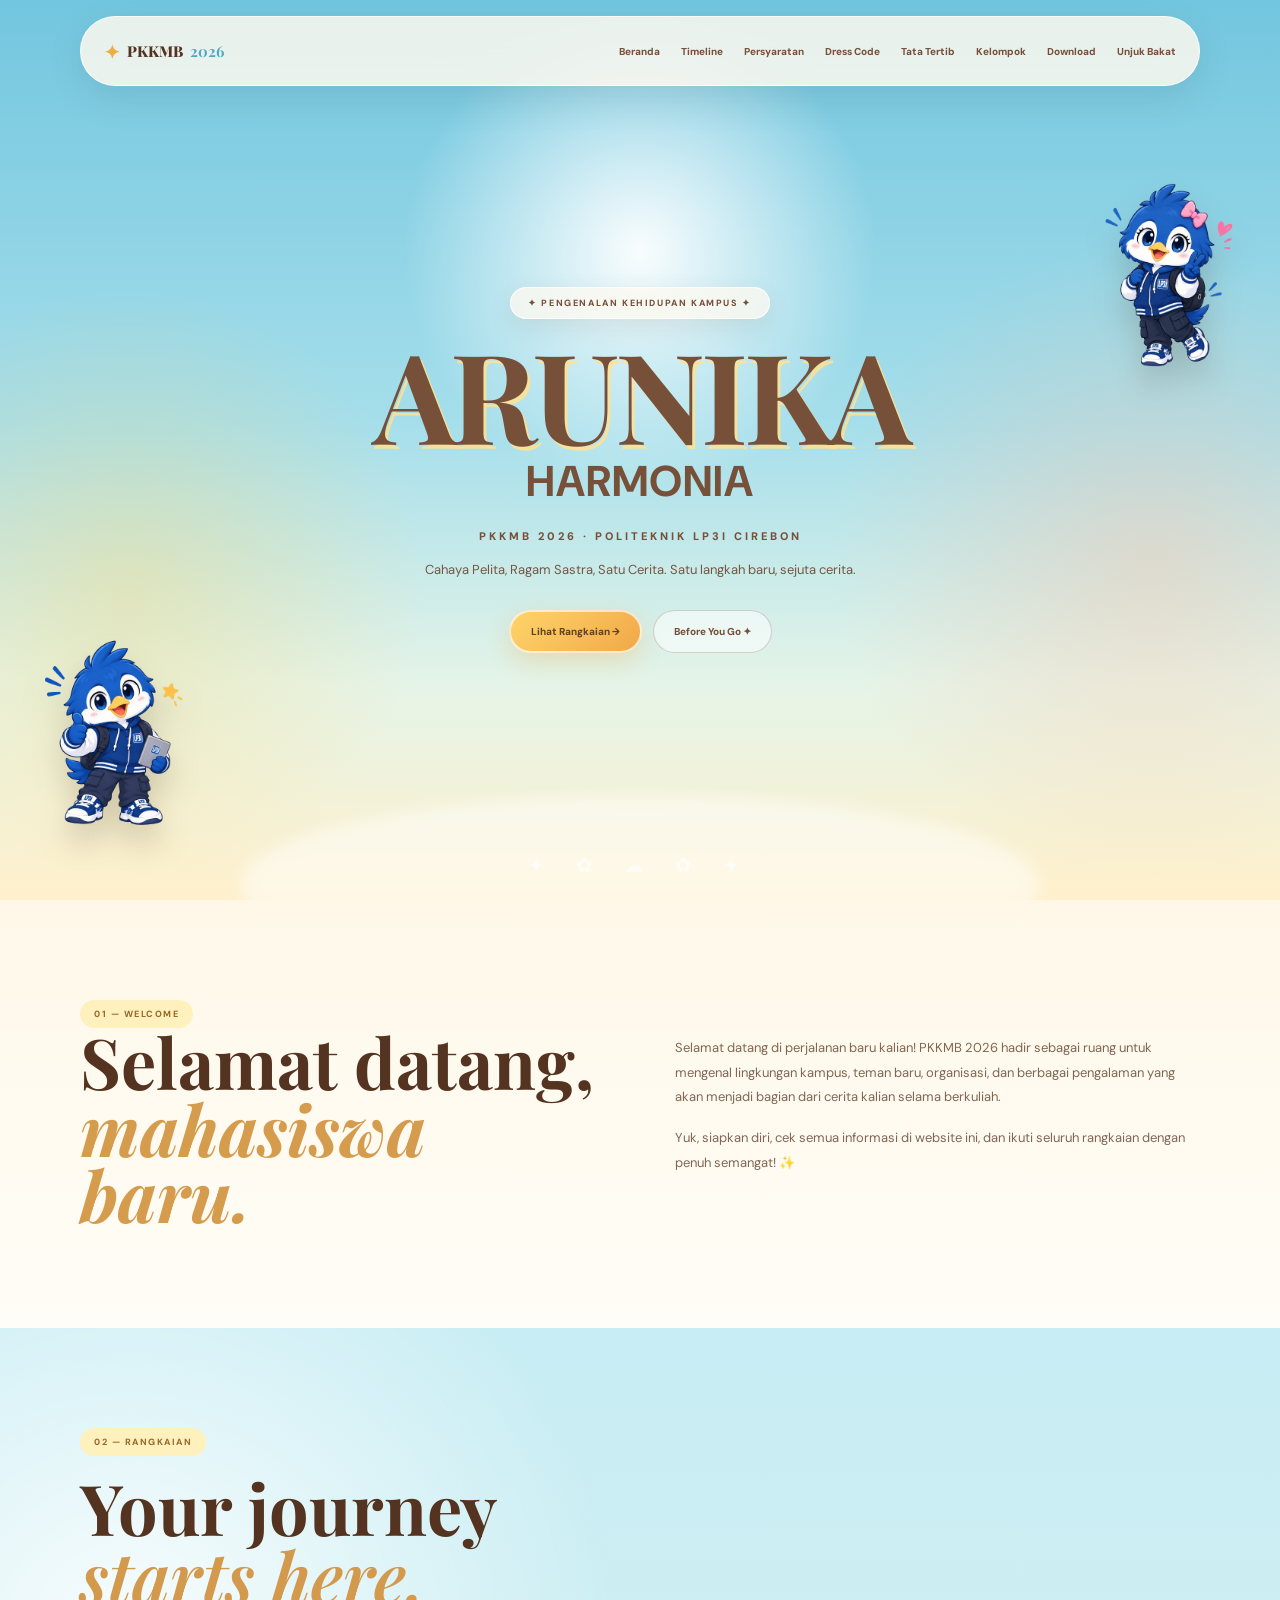
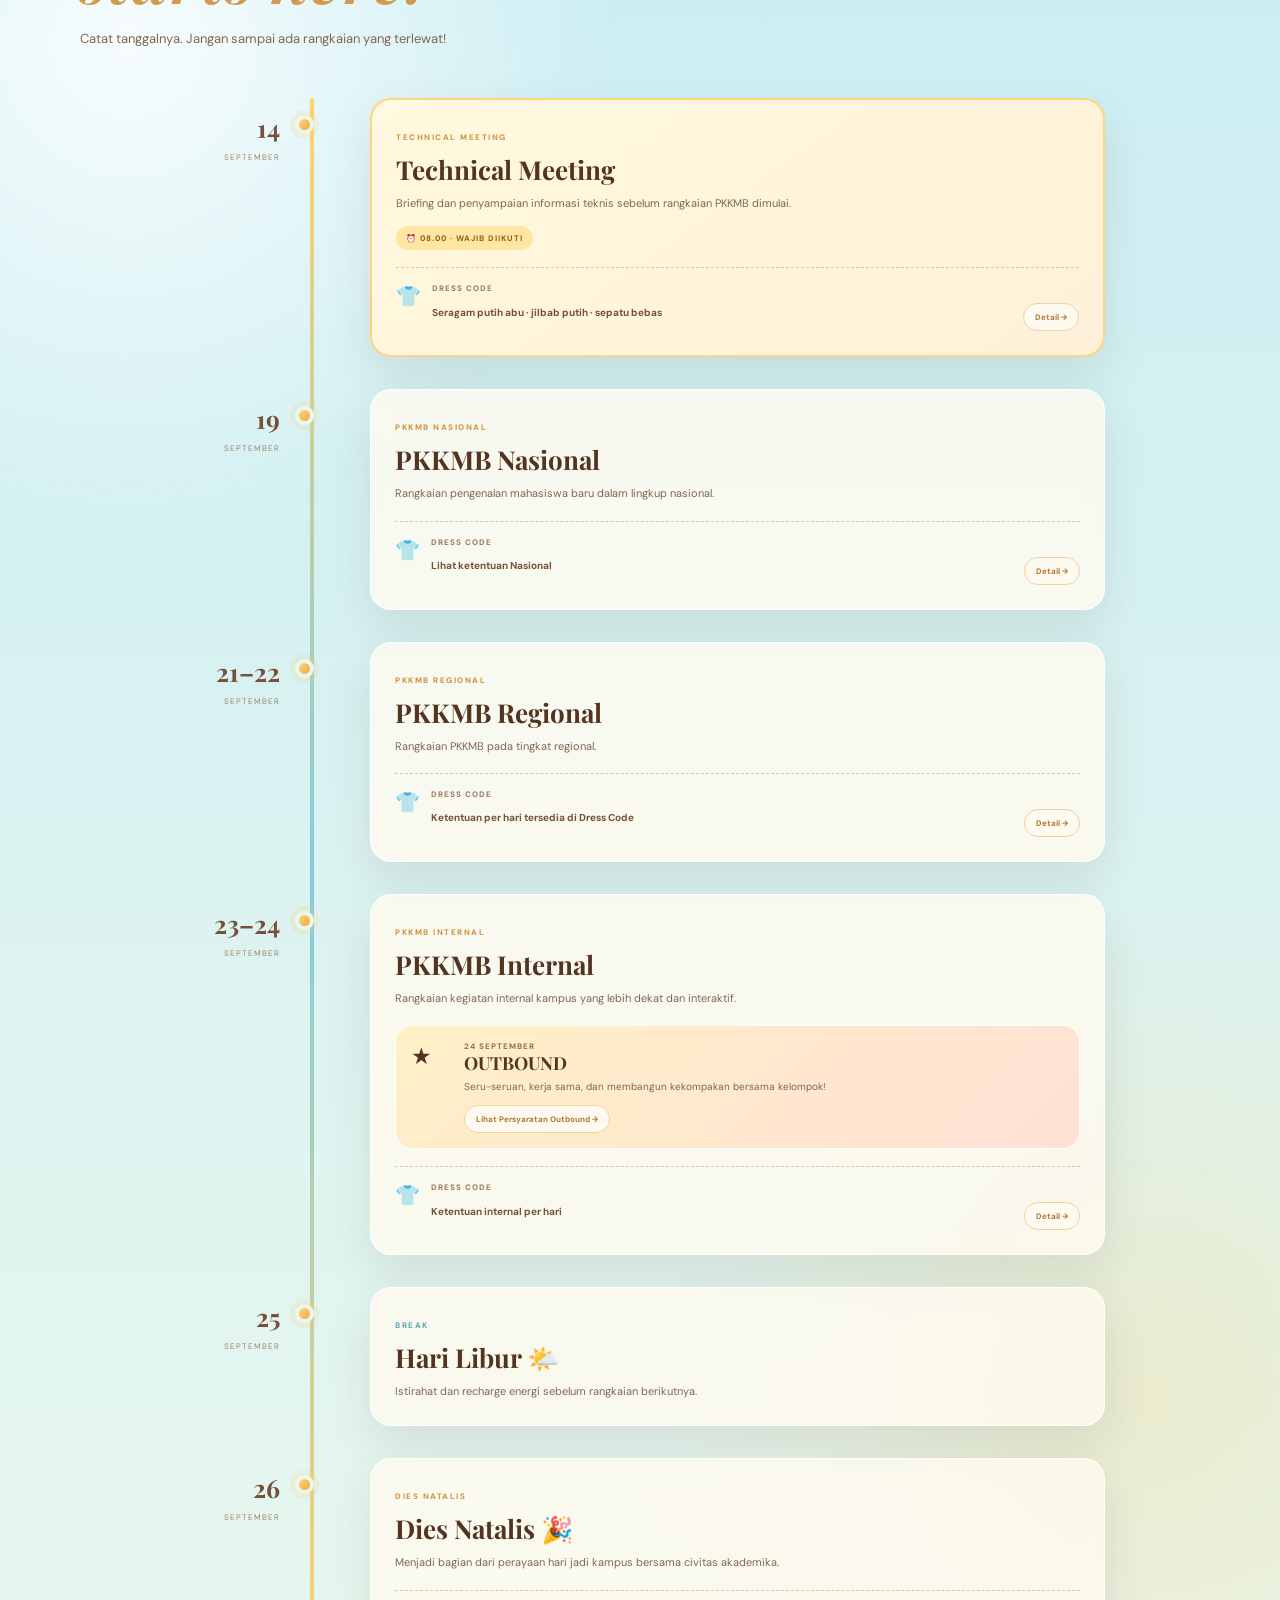
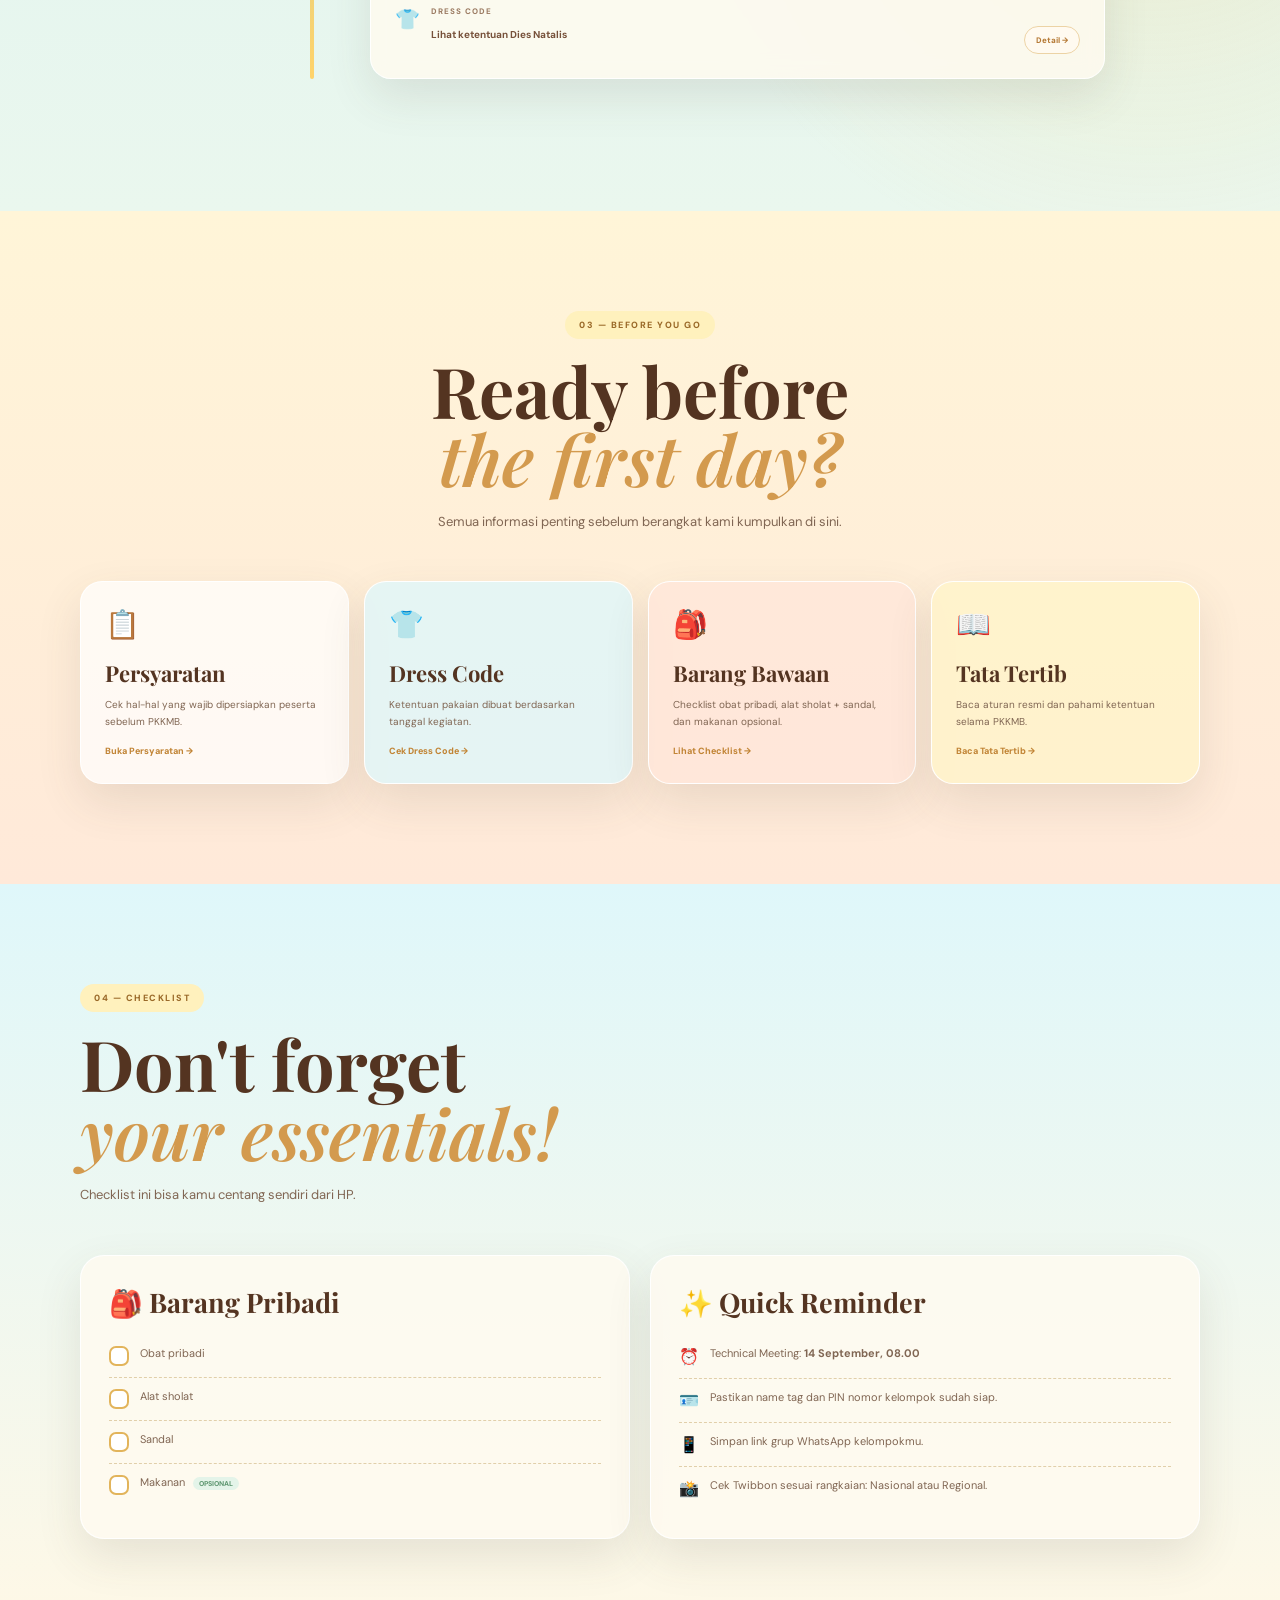
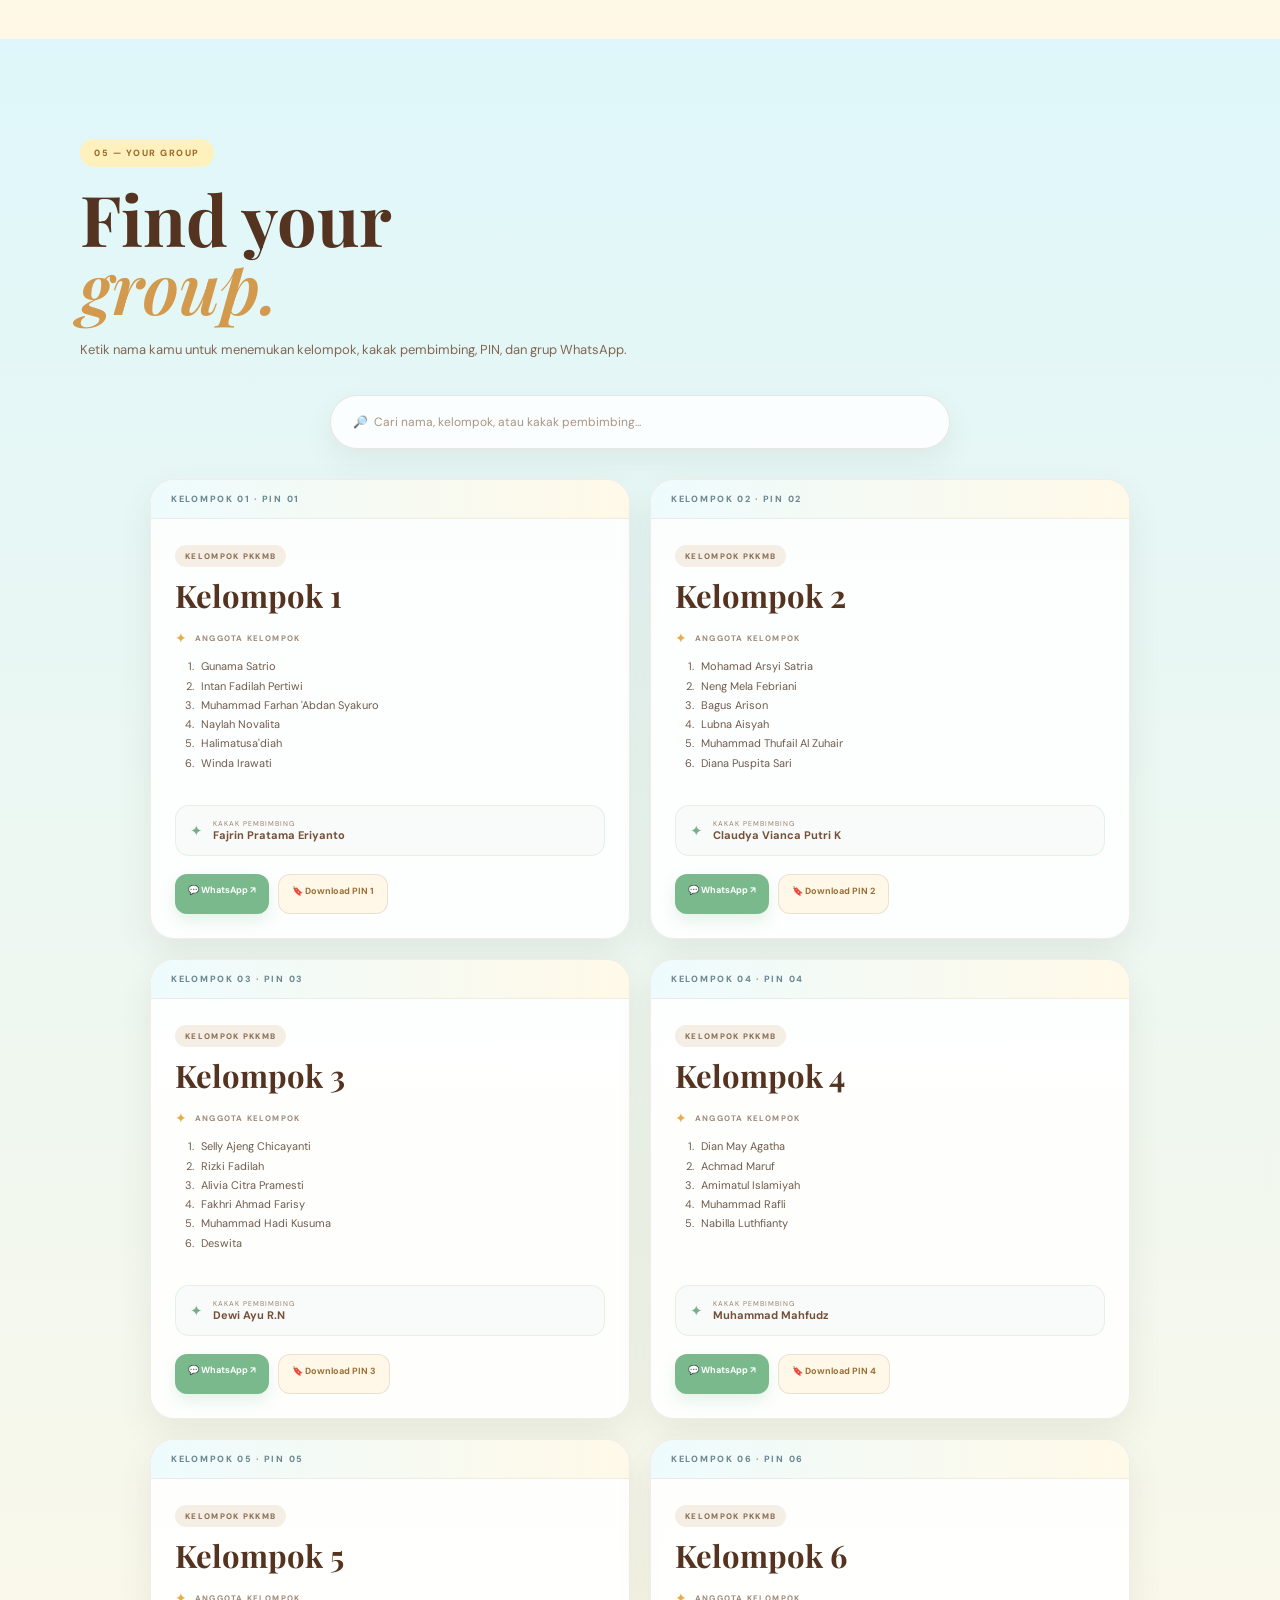
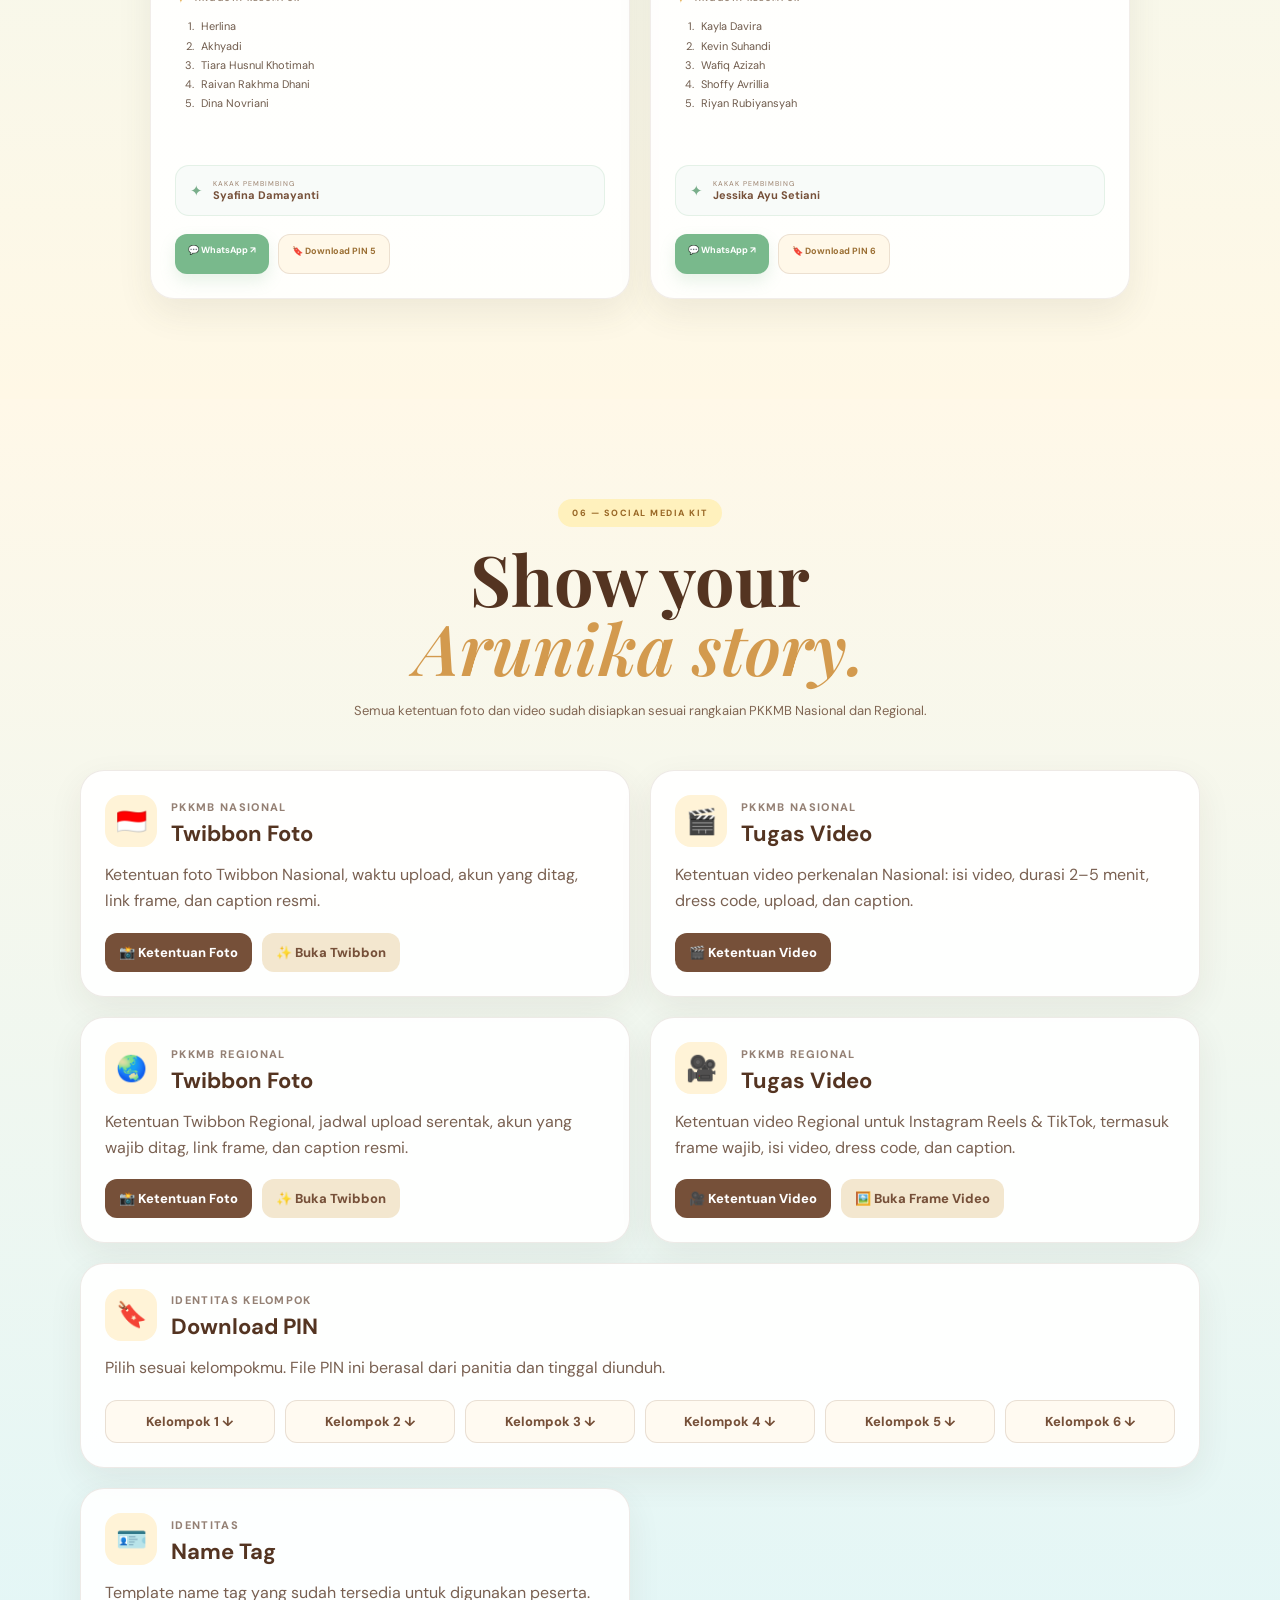
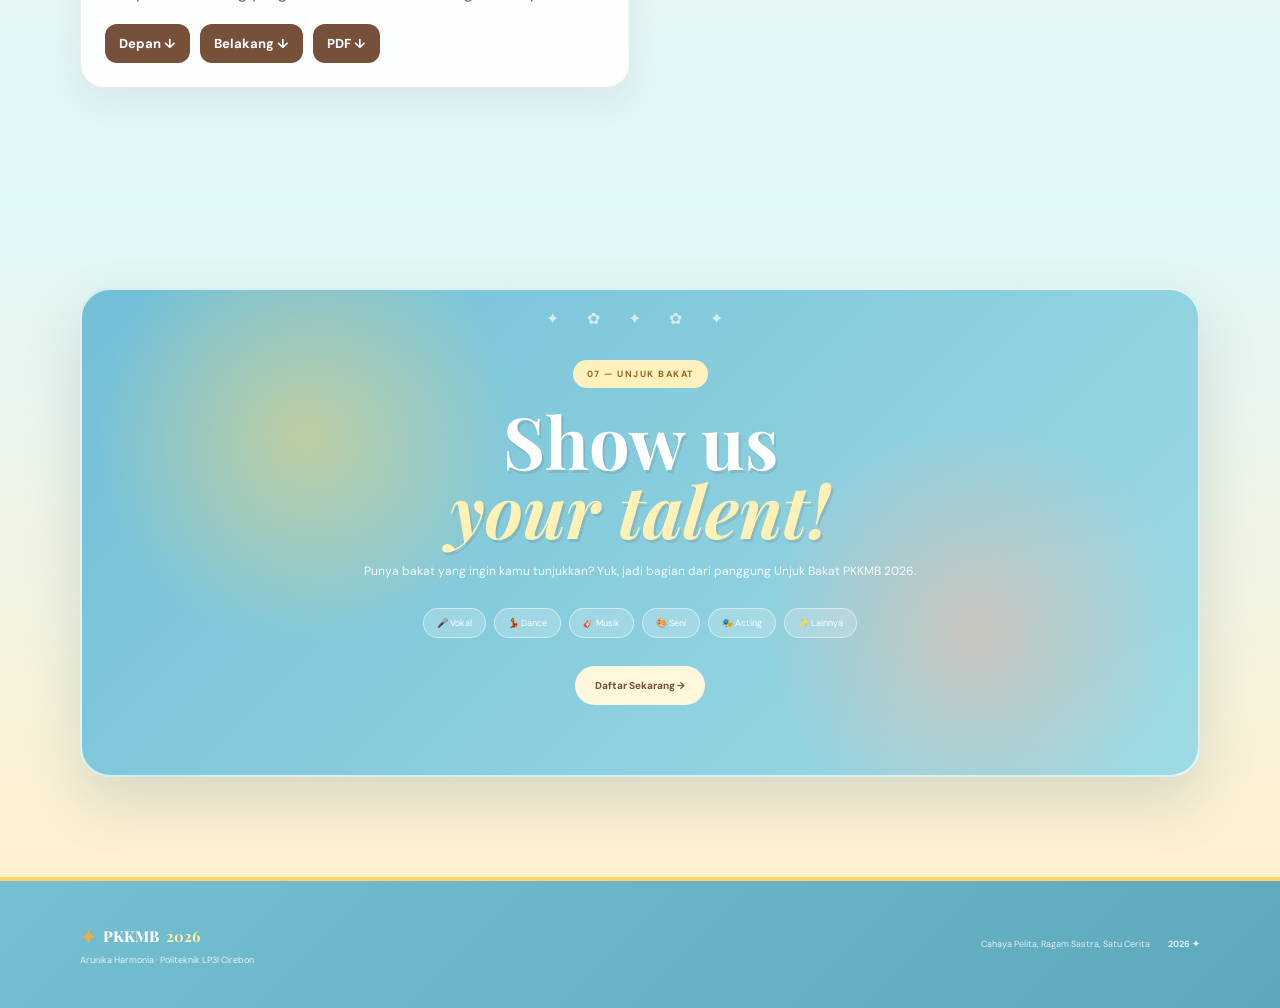
<file: index.html>
<!DOCTYPE html>
<html lang="id">
<head>
<meta charset="UTF-8">
<meta name="viewport" content="width=device-width, initial-scale=1.0">
<title>PKKMB 2026 | Arunika Harmonia</title>
<link rel="stylesheet" href="style.css">
</head>
<body>
<header class="navbar">
  <div class="nav-container">
    <a href="#home" class="logo"><span class="logo-symbol">✦</span> PKKMB <b>2026</b></a>
    <button class="menu-toggle" id="menuToggle" aria-label="Buka menu">☰</button>
    <nav id="navMenu">
      <a href="index.html#home" target="_blank">Beranda</a>
      <a href="index.html#timeline" target="_blank">Timeline</a>
      <a href="persyaratan.html" target="_blank">Persyaratan</a>
      <a href="dc.html" target="_blank">Dress Code</a>
      <a href="tata-tertib.html" target="_blank">Tata Tertib</a>
      <a href="index.html#kelompok" target="_blank">Kelompok</a>
      <a href="index.html#perlengkapan" target="_blank">Download</a>
      <a href="index.html#unjuk-bakat" target="_blank">Unjuk Bakat</a>
    </nav>
  </div>
</header>

<section class="hero" id="home">
  <img src="maskot1.png" class="floating-mascot mascot-left" alt="Maskot PKKMB kiri">
  <img src="maskot2.png" class="floating-mascot mascot-right" alt="Maskot PKKMB kanan">
  <div class="hero-content">
    <span class="eyebrow">✦ PENGENALAN KEHIDUPAN KAMPUS ✦</span>
    <h1>ARUNIKA<br><span>HARMONIA</span></h1>
    <p class="hero-subtitle">PKKMB 2026 · POLITEKNIK LP3I CIREBON</p>
    <p class="hero-description">Cahaya Pelita, Ragam Sastra, Satu Cerita. Satu langkah baru, sejuta cerita.</p>
    <div class="hero-buttons">
      <a href="#timeline" class="btn btn-primary">Lihat Rangkaian →</a>
      <a href="#persiapan" class="btn btn-outline">Before You Go ✦</a>
    </div>
  </div>
</section>

<section class="intro section">
  <div class="container intro-grid">
    <div>
      <span class="section-label">01 — WELCOME</span>
      <h2>Selamat datang,<br><em>mahasiswa baru.</em></h2>
    </div>
    <div class="intro-text">
      <p>Selamat datang di perjalanan baru kalian! PKKMB 2026 hadir sebagai ruang untuk mengenal lingkungan kampus, teman baru, organisasi, dan berbagai pengalaman yang akan menjadi bagian dari cerita kalian selama berkuliah.</p>
      <p>Yuk, siapkan diri, cek semua informasi di website ini, dan ikuti seluruh rangkaian dengan penuh semangat! ✨</p>
    </div>
  </div>
</section>

<section class="timeline-section section" id="timeline">
  <div class="container">
    <div class="section-heading">
      <span class="section-label">02 — RANGKAIAN</span>
      <h2>Your journey<br><em>starts here.</em></h2>
      <p>Catat tanggalnya. Jangan sampai ada rangkaian yang terlewat!</p>
    </div>
    <div class="timeline">
      <article class="timeline-item important">
        <div class="timeline-date"><strong>14</strong><span>SEPTEMBER</span></div><div class="timeline-dot"></div>
        <div class="timeline-card">
          <span class="timeline-tag">TECHNICAL MEETING</span><h3>Technical Meeting</h3>
          <p>Briefing dan penyampaian informasi teknis sebelum rangkaian PKKMB dimulai.</p>
          <span class="important-badge">⏰ 08.00 · WAJIB DIIKUTI</span>
          <div class="dress-code"><span>👕</span><div class="dress-code-content"><small>DRESS CODE</small><div class="dress-code-row"><b>Seragam putih abu · jilbab putih · sepatu bebas</b><a href="dc.html#dc14" class="dc-detail-btn" target="_blank">Detail →</a></div></div></div>
        </div>
      </article>

      <article class="timeline-item">
        <div class="timeline-date"><strong>19</strong><span>SEPTEMBER</span></div><div class="timeline-dot"></div>
        <div class="timeline-card"><span class="timeline-tag">PKKMB NASIONAL</span><h3>PKKMB Nasional</h3><p>Rangkaian pengenalan mahasiswa baru dalam lingkup nasional.</p><div class="dress-code"><span>👕</span><div class="dress-code-content"><small>DRESS CODE</small><div class="dress-code-row"><b>Lihat ketentuan Nasional</b><a href="dc.html#dc19" class="dc-detail-btn" target="_blank">Detail →</a></div></div></div></div>
      </article>

      <article class="timeline-item">
        <div class="timeline-date"><strong>21–22</strong><span>SEPTEMBER</span></div><div class="timeline-dot"></div>
        <div class="timeline-card"><span class="timeline-tag">PKKMB REGIONAL</span><h3>PKKMB Regional</h3><p>Rangkaian PKKMB pada tingkat regional.</p><div class="dress-code"><span>👕</span><div class="dress-code-content"><small>DRESS CODE</small><div class="dress-code-row"><b>Ketentuan per hari tersedia di Dress Code</b><a href="dc.html#dc21" class="dc-detail-btn" target="_blank">Detail →</a></div></div></div></div>
      </article>

      <article class="timeline-item">
        <div class="timeline-date"><strong>23–24</strong><span>SEPTEMBER</span></div><div class="timeline-dot"></div>
        <div class="timeline-card"><span class="timeline-tag">PKKMB INTERNAL</span><h3>PKKMB Internal</h3><p>Rangkaian kegiatan internal kampus yang lebih dekat dan interaktif.</p>
          <div class="highlight-box"><span class="highlight-icon">★</span><div><small>24 SEPTEMBER</small><b>OUTBOUND</b><p>Seru-seruan, kerja sama, dan membangun kekompakan bersama kelompok!</p><a href="syarat_outbound.html" class="detail-button" target="_blank">Lihat Persyaratan Outbound →</a></div></div>
          <div class="dress-code"><span>👕</span><div class="dress-code-content"><small>DRESS CODE</small><div class="dress-code-row"><b>Ketentuan internal per hari</b><a href="dc.html#dc23" class="dc-detail-btn" target="_blank">Detail →</a></div></div></div>
        </div>
      </article>

      <article class="timeline-item">
        <div class="timeline-date"><strong>25</strong><span>SEPTEMBER</span></div><div class="timeline-dot"></div>
        <div class="timeline-card holiday"><span class="timeline-tag">BREAK</span><h3>Hari Libur 🌤️</h3><p>Istirahat dan recharge energi sebelum rangkaian berikutnya.</p></div>
      </article>

      <article class="timeline-item">
        <div class="timeline-date"><strong>26</strong><span>SEPTEMBER</span></div><div class="timeline-dot"></div>
        <div class="timeline-card"><span class="timeline-tag">DIES NATALIS</span><h3>Dies Natalis 🎉</h3><p>Menjadi bagian dari perayaan hari jadi kampus bersama civitas akademika.</p><div class="dress-code"><span>👕</span><div class="dress-code-content"><small>DRESS CODE</small><div class="dress-code-row"><b>Lihat ketentuan Dies Natalis</b><a href="dc.html#dc26" class="dc-detail-btn" target="_blank">Detail →</a></div></div></div></div>
      </article>
    </div>
  </div>
</section>

<section class="info-section section" id="persiapan">
  <div class="container">
    <div class="section-heading center"><span class="section-label">03 — BEFORE YOU GO</span><h2>Ready before<br><em>the first day?</em></h2><p>Semua informasi penting sebelum berangkat kami kumpulkan di sini.</p></div>
    <div class="info-grid">
      <div class="info-card"><div class="info-icon">📋</div><h3>Persyaratan</h3><p>Cek hal-hal yang wajib dipersiapkan peserta sebelum PKKMB.</p><a href="persyaratan.html" target="_blank">Buka Persyaratan →</a></div>
      <div class="info-card"><div class="info-icon">👕</div><h3>Dress Code</h3><p>Ketentuan pakaian dibuat berdasarkan tanggal kegiatan.</p><a href="dc.html" target="_blank">Cek Dress Code →</a></div>
      <div class="info-card"><div class="info-icon">🎒</div><h3>Barang Bawaan</h3><p>Checklist obat pribadi, alat sholat + sandal, dan makanan opsional.</p><a href="#checklist">Lihat Checklist →</a></div>
      <div class="info-card"><div class="info-icon">📖</div><h3>Tata Tertib</h3><p>Baca aturan resmi dan pahami ketentuan selama PKKMB.</p><a href="tata-tertib.html" target="_blank">Baca Tata Tertib →</a></div>
    </div>
  </div>
</section>

<section class="checklist section" id="checklist">
  <div class="container">
    <div class="section-heading"><span class="section-label">04 — CHECKLIST</span><h2>Don't forget<br><em>your essentials!</em></h2><p>Checklist ini bisa kamu centang sendiri dari HP.</p></div>
    <div class="check-grid">
      <div class="check-card"><h3>🎒 Barang Pribadi</h3>
        <div class="check-item"><input type="checkbox" id="c1"><label for="c1">Obat pribadi</label></div>
        <div class="check-item"><input type="checkbox" id="c2"><label for="c2">Alat sholat</label></div>
        <div class="check-item"><input type="checkbox" id="c3"><label for="c3">Sandal</label></div>
        <div class="check-item"><input type="checkbox" id="c4"><label for="c4">Makanan <span class="optional">OPSIONAL</span></label></div>
      </div>
      <div class="check-card"><h3>✨ Quick Reminder</h3>
        <div class="check-item"><span>⏰</span><label>Technical Meeting: <b>14 September, 08.00</b></label></div>
        <div class="check-item"><span>🪪</span><label>Pastikan name tag dan PIN nomor kelompok sudah siap.</label></div>
        <div class="check-item"><span>📱</span><label>Simpan link grup WhatsApp kelompokmu.</label></div>
        <div class="check-item"><span>📸</span><label>Cek Twibbon sesuai rangkaian: Nasional atau Regional.</label></div>
      </div>
    </div>
  </div>
</section>

<section class="groups section" id="kelompok">
  <div class="container">
    <div class="section-heading"><span class="section-label">05 — YOUR GROUP</span><h2>Find your<br><em>group.</em></h2><p>Ketik nama kamu untuk menemukan kelompok, kakak pembimbing, PIN, dan grup WhatsApp.</p></div>
    <div class="group-search"><input type="search" id="groupSearch" placeholder="🔎  Cari nama, kelompok, atau kakak pembimbing..."></div>
    <div class="groups-grid" id="groupsContainer">
      <article class="group-card"><div class="group-number">KELOMPOK 01 · PIN 01</div><div class="group-content"><span class="group-label">KELOMPOK PKKMB</span><h3>Kelompok 1</h3><div class="member-title"><span>✦</span><small>ANGGOTA KELOMPOK</small></div><ol class="member-list"><li>Gunama Satrio</li><li>Intan Fadilah Pertiwi</li><li>Muhammad Farhan 'Abdan Syakuro</li><li>Naylah Novalita</li><li>Halimatusa'diah</li><li>Winda Irawati</li></ol><div class="mentor"><span>✦</span><div><small>KAKAK PEMBIMBING</small><b>Fajrin Pratama Eriyanto</b></div></div><div class="group-actions"><a href="https://chat.whatsapp.com/INUr1VbMHmkLGIMWLImqqX" target="_blank" rel="noopener" class="whatsapp-btn">💬 WhatsApp ↗</a><a href="PIN_Kelompok_01.png" download class="pin-btn">🔖 Download PIN 1</a></div></div></article>
      <article class="group-card"><div class="group-number">KELOMPOK 02 · PIN 02</div><div class="group-content"><span class="group-label">KELOMPOK PKKMB</span><h3>Kelompok 2</h3><div class="member-title"><span>✦</span><small>ANGGOTA KELOMPOK</small></div><ol class="member-list"><li>Mohamad Arsyi Satria</li><li>Neng Mela Febriani</li><li>Bagus Arison</li><li>Lubna Aisyah</li><li>Muhammad Thufail Al Zuhair</li><li>Diana Puspita Sari</li></ol><div class="mentor"><span>✦</span><div><small>KAKAK PEMBIMBING</small><b>Claudya Vianca Putri K</b></div></div><div class="group-actions"><a href="https://chat.whatsapp.com/IEuEF6lXf7VEHA0LaqqHdN" target="_blank" rel="noopener" class="whatsapp-btn">💬 WhatsApp ↗</a><a href="PIN_Kelompok_02.png" download class="pin-btn">🔖 Download PIN 2</a></div></div></article>
      <article class="group-card"><div class="group-number">KELOMPOK 03 · PIN 03</div><div class="group-content"><span class="group-label">KELOMPOK PKKMB</span><h3>Kelompok 3</h3><div class="member-title"><span>✦</span><small>ANGGOTA KELOMPOK</small></div><ol class="member-list"><li>Selly Ajeng Chicayanti</li><li>Rizki Fadilah</li><li>Alivia Citra Pramesti</li><li>Fakhri Ahmad Farisy</li><li>Muhammad Hadi Kusuma</li><li>Deswita</li></ol><div class="mentor"><span>✦</span><div><small>KAKAK PEMBIMBING</small><b>Dewi Ayu R.N</b></div></div><div class="group-actions"><a href="https://chat.whatsapp.com/I6w7pG9zPowJgz5HK6HiZV" target="_blank" rel="noopener" class="whatsapp-btn">💬 WhatsApp ↗</a><a href="PIN_Kelompok_03.png" download class="pin-btn">🔖 Download PIN 3</a></div></div></article>
      <article class="group-card"><div class="group-number">KELOMPOK 04 · PIN 04</div><div class="group-content"><span class="group-label">KELOMPOK PKKMB</span><h3>Kelompok 4</h3><div class="member-title"><span>✦</span><small>ANGGOTA KELOMPOK</small></div><ol class="member-list"><li>Dian May Agatha</li><li>Achmad Maruf</li><li>Amimatul Islamiyah</li><li>Muhammad Rafli</li><li>Nabilla Luthfianty</li></ol><div class="mentor"><span>✦</span><div><small>KAKAK PEMBIMBING</small><b>Muhammad Mahfudz</b></div></div><div class="group-actions"><a href="https://chat.whatsapp.com/L1jFDzzF0x9IstH6MWgBWW" target="_blank" rel="noopener" class="whatsapp-btn">💬 WhatsApp ↗</a><a href="PIN_Kelompok_04.png" download class="pin-btn">🔖 Download PIN 4</a></div></div></article>
      <article class="group-card"><div class="group-number">KELOMPOK 05 · PIN 05</div><div class="group-content"><span class="group-label">KELOMPOK PKKMB</span><h3>Kelompok 5</h3><div class="member-title"><span>✦</span><small>ANGGOTA KELOMPOK</small></div><ol class="member-list"><li>Herlina</li><li>Akhyadi</li><li>Tiara Husnul Khotimah</li><li>Raivan Rakhma Dhani</li><li>Dina Novriani</li></ol><div class="mentor"><span>✦</span><div><small>KAKAK PEMBIMBING</small><b>Syafina Damayanti</b></div></div><div class="group-actions"><a href="https://chat.whatsapp.com/JTOVabsOFlb4sUT7fXEFko" target="_blank" rel="noopener" class="whatsapp-btn">💬 WhatsApp ↗</a><a href="PIN_Kelompok_05.png" download class="pin-btn">🔖 Download PIN 5</a></div></div></article>
      <article class="group-card"><div class="group-number">KELOMPOK 06 · PIN 06</div><div class="group-content"><span class="group-label">KELOMPOK PKKMB</span><h3>Kelompok 6</h3><div class="member-title"><span>✦</span><small>ANGGOTA KELOMPOK</small></div><ol class="member-list"><li>Kayla Davira</li><li>Kevin Suhandi</li><li>Wafiq Azizah</li><li>Shoffy Avrillia</li><li>Riyan Rubiyansyah</li></ol><div class="mentor"><span>✦</span><div><small>KAKAK PEMBIMBING</small><b>Jessika Ayu Setiani</b></div></div><div class="group-actions"><a href="https://chat.whatsapp.com/GhuLH3VPoVC1lyWkYAM2JM" target="_blank" rel="noopener" class="whatsapp-btn">💬 WhatsApp ↗</a><a href="PIN_Kelompok_06.png" download class="pin-btn">🔖 Download PIN 6</a></div></div></article>
    </div>
    <div class="group-empty" id="groupEmpty">Belum menemukan kelompoknya. Coba cek kembali nama yang diketik. ✨</div>
  </div>
</section>

<section class="downloads section" id="perlengkapan">
  <div class="container">
    <div class="section-heading center">
      <span class="section-label">06 — SOCIAL MEDIA KIT</span>
      <h2>Show your<br><em>Arunika story.</em></h2>
      <p>Semua ketentuan foto dan video sudah disiapkan sesuai rangkaian PKKMB Nasional dan Regional.</p>
    </div>

    <div class="media-guide-grid">
      <article class="media-guide-card national-guide">
        <div class="media-guide-top"><span class="media-guide-icon">🇮🇩</span><div><span>PKKMB NASIONAL</span><h3>Twibbon Foto</h3></div></div>
        <p>Ketentuan foto Twibbon Nasional, waktu upload, akun yang ditag, link frame, dan caption resmi.</p>
        <div class="media-actions"><a href="KETENTUAN-_NASIONAL.pdf#page=1" target="_blank" class="download-btn">📸 Ketentuan Foto</a><a href="https://twb.nz/pkkmbpolteklp3i" target="_blank" rel="noopener" class="copy-btn">✨ Buka Twibbon</a></div>
      </article>

      <article class="media-guide-card national-guide">
        <div class="media-guide-top"><span class="media-guide-icon">🎬</span><div><span>PKKMB NASIONAL</span><h3>Tugas Video</h3></div></div>
        <p>Ketentuan video perkenalan Nasional: isi video, durasi 2–5 menit, dress code, upload, dan caption.</p>
        <div class="media-actions"><a href="KETENTUAN-_NASIONAL.pdf#page=2" target="_blank" class="download-btn">🎬 Ketentuan Video</a></div>
      </article>

      <article class="media-guide-card regional-guide">
        <div class="media-guide-top"><span class="media-guide-icon">🌏</span><div><span>PKKMB REGIONAL</span><h3>Twibbon Foto</h3></div></div>
        <p>Ketentuan Twibbon Regional, jadwal upload serentak, akun yang wajib ditag, link frame, dan caption resmi.</p>
        <div class="media-actions"><a href="KETENTUAN-_REGIONAL.pdf#page=1" target="_blank" class="download-btn">
    📸 Ketentuan Foto
</a><a href="https://twb.nz/twibbonpkkmbpolitekniklp3i" target="_blank" rel="noopener" class="copy-btn">✨ Buka Twibbon</a></div>
      </article>

      <article class="media-guide-card regional-guide">
        <div class="media-guide-top"><span class="media-guide-icon">🎥</span><div><span>PKKMB REGIONAL</span><h3>Tugas Video</h3></div></div>
        <p>Ketentuan video Regional untuk Instagram Reels & TikTok, termasuk frame wajib, isi video, dress code, dan caption.</p>
        <div class="media-actions"><a href="KETENTUAN-_REGIONAL.pdf#page=2" target="_blank" class="download-btn">
    🎥 Ketentuan Video
</a><a href="https://drive.google.com/file/d/1rMT6rZTkWRxtsR6GFyiocs8VKKZx78ZJ/view?usp=drivesdk" target="_blank" rel="noopener" class="copy-btn">🖼️ Buka Frame Video</a></div>
      </article>

      <article class="media-guide-card pin-guide">
        <div class="media-guide-top"><span class="media-guide-icon">🔖</span><div><span>IDENTITAS KELOMPOK</span><h3>Download PIN</h3></div></div>
        <p>Pilih sesuai kelompokmu. File PIN ini berasal dari panitia dan tinggal diunduh.</p>
        <div class="pin-download-grid">
          <a href="PIN_Kelompok_01.png" download>Kelompok 1 ↓</a><a href="PIN_Kelompok_02.png" download>Kelompok 2 ↓</a><a href="PIN_Kelompok_03.png" download>Kelompok 3 ↓</a><a href="PIN_Kelompok_04.png" download>Kelompok 4 ↓</a><a href="PIN_Kelompok_05.png" download>Kelompok 5 ↓</a><a href="PIN_Kelompok_06.png" download>Kelompok 6 ↓</a>
        </div>
      </article>

      <article class="media-guide-card identitas-guide">
        <div class="media-guide-top"><span class="media-guide-icon">🪪</span><div><span>IDENTITAS</span><h3>Name Tag</h3></div></div>
        <p>Template name tag yang sudah tersedia untuk digunakan peserta.</p>
        <div class="media-actions"><a href="Nametag1.png" download class="download-btn">Depan ↓</a><a href="Nametag2.png" download class="download-btn">Belakang ↓</a><a href="name tag   pin_20260910_083218_0000.pdf" download class="download-btn">PDF ↓</a></div>
      </article>
    </div>
  </div>
</section>

<section class="talent-section section" id="unjuk-bakat">
  <div class="container"><div class="talent-board"><span class="section-label">07 — UNJUK BAKAT</span><h2>Show us<br><em>your talent!</em></h2><p>Punya bakat yang ingin kamu tunjukkan? Yuk, jadi bagian dari panggung Unjuk Bakat PKKMB 2026.</p><div class="talent-tags"><span>🎤 Vokal</span><span>💃 Dance</span><span>🎸 Musik</span><span>🎨 Seni</span><span>🎭 Acting</span><span>✨ Lainnya</span></div><button class="btn btn-light" onclick="openTalentForm()">Daftar Sekarang →</button></div></div>
</section>

<div class="modal" id="talentModal"><div class="modal-content"><button class="modal-close" onclick="closeTalentForm()">×</button><span class="section-label">PENDAFTARAN</span><h2>Unjuk Bakat</h2><p class="modal-description">Isi data berikut dengan benar. Setelah dikirim, WhatsApp akan terbuka untuk meneruskan pendaftaran ke panitia.</p><form id="talentForm">
  <div class="form-group"><label>Nama Lengkap</label><input type="text" id="nama" placeholder="Masukkan nama lengkap" required></div>
  <div class="form-group"><label>NIM</label><input type="text" id="nim" placeholder="Masukkan NIM" required></div>
  <div class="form-group"><label>Program Studi</label><input type="text" id="prodi" placeholder="Contoh: Manajemen Informatika" required></div>
  <div class="form-group"><label>Kelompok</label><input type="text" id="kelompokForm" placeholder="Contoh: Kelompok 03" required></div>
  <div class="form-group"><label>Nomor WhatsApp</label><input type="tel" id="waPeserta" placeholder="08xxxxxxxxxx" required></div>
  <div class="form-group"><label>Jenis Bakat</label><select id="bakat" required><option value="">Pilih bakat</option><option>Vokal</option><option>Dance</option><option>Musik</option><option>Seni</option><option>Puisi</option><option>Acting</option><option>Lainnya</option></select></div>
  <div class="form-group"><label>Judul Penampilan</label><input type="text" id="judul" placeholder="Judul penampilan" required></div>
  <div class="form-group"><label>Deskripsi Penampilan</label><textarea id="deskripsi" rows="4" placeholder="Ceritakan sedikit tentang penampilanmu..." required></textarea></div>
  <button type="submit" class="submit-btn">Kirim Pendaftaran via WhatsApp ↗</button>
  <p class="form-help">Nomor WhatsApp panitia bisa diganti di bagian CONFIG pada script.js.</p>
</form></div></div>
<footer><div class="container footer-content"><div><div class="logo footer-logo"><span class="logo-symbol">✦</span> PKKMB <b>2026</b></div><p>Arunika Harmonia · Politeknik LP3I Cirebon</p></div><div class="footer-right"><span>Cahaya Pelita, Ragam Sastra, Satu Cerita</span><strong>2026 ✦</strong></div></div></footer>
<script src="script.js"></script>
</body>
</html>
</file>
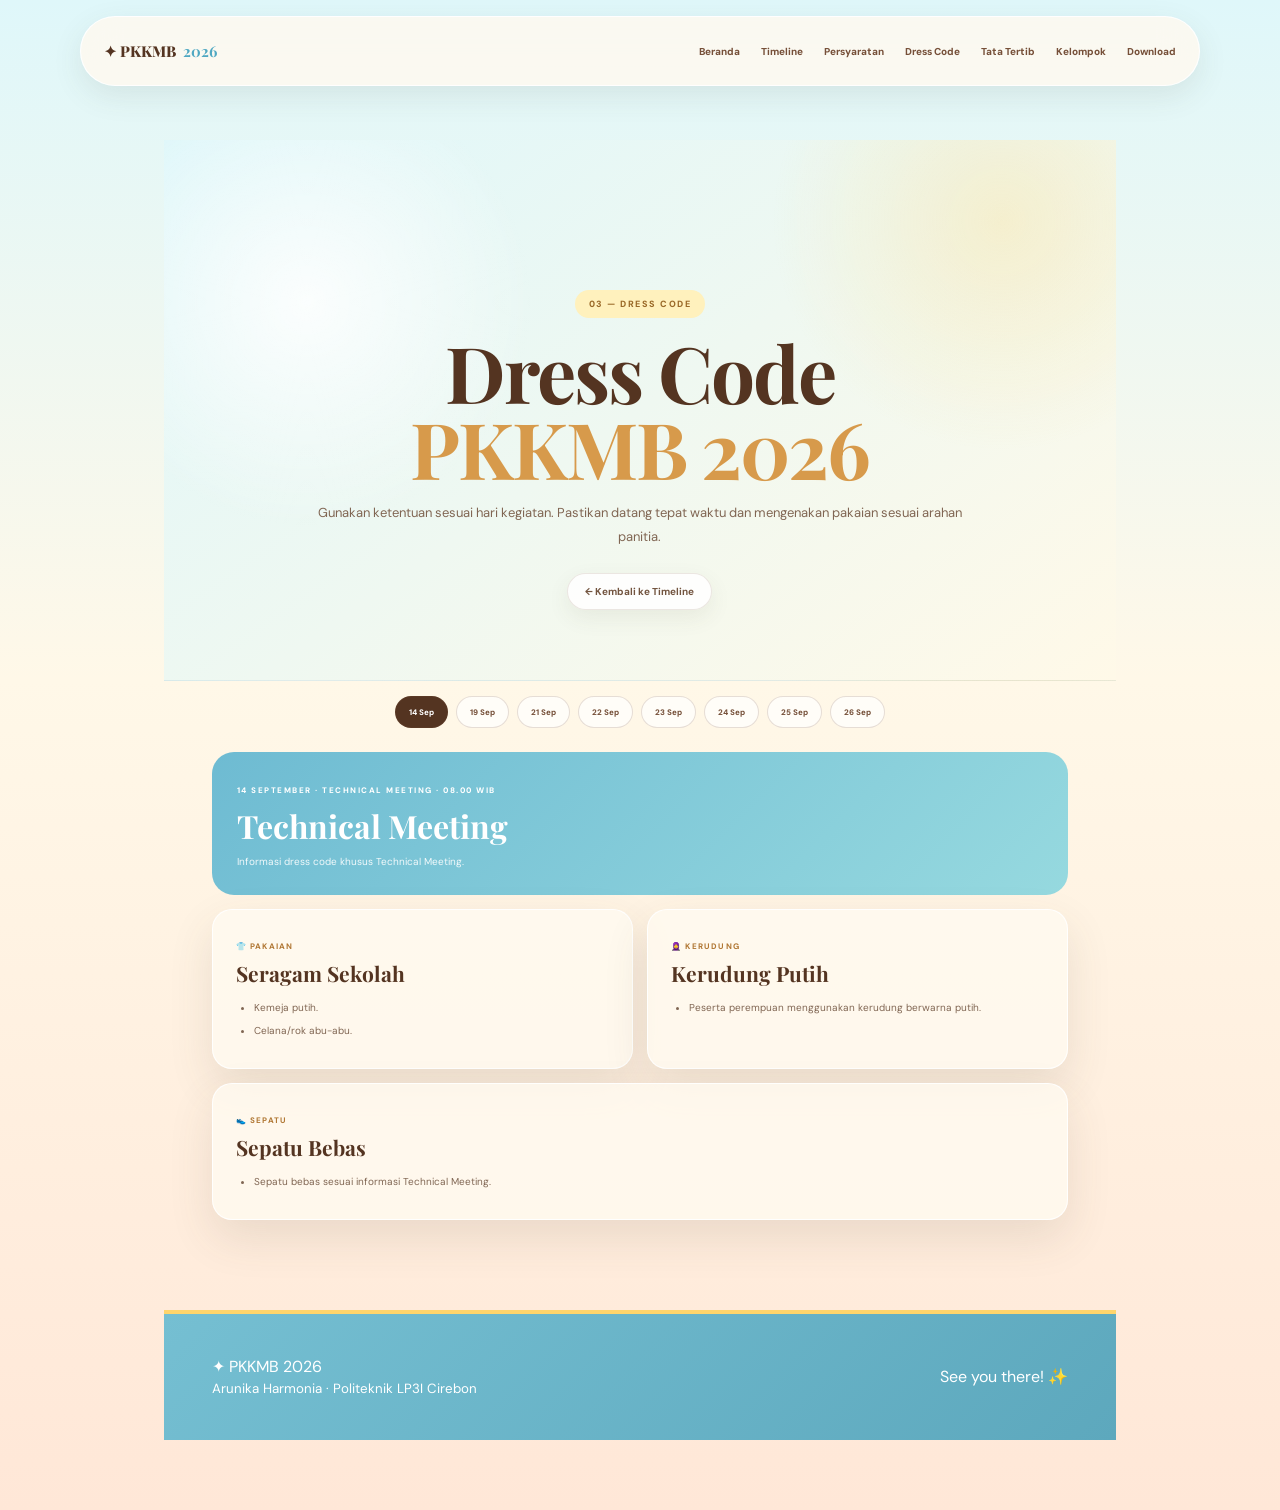
<file: dc.html>
<!DOCTYPE html><html lang="id"><head><meta charset="UTF-8"><meta name="viewport" content="width=device-width, initial-scale=1.0"><title>Dress Code | PKKMB 2026</title><link rel="stylesheet" href="style.css"></head><body class="page-shell">
<header class="navbar"><div class="nav-container"><a href="index.html" class="logo">✦ PKKMB <b>2026</b></a><button class="menu-toggle" id="menuToggle">☰</button><nav id="navMenu"><a href="index.html#home" target="_blank">Beranda</a><a href="index.html#timeline" target="_blank">Timeline</a><a href="persyaratan.html" target="_blank">Persyaratan</a><a href="dc.html" target="_blank">Dress Code</a><a href="tata-tertib.html" target="_blank">Tata Tertib</a><a href="index.html#kelompok" target="_blank">Kelompok</a><a href="index.html#perlengkapan" target="_blank">Download</a></nav></div></header>
<main>
<section class="page-top"><div class="container"><span class="section-label">03 — DRESS CODE</span><h1>Dress Code<br><em>PKKMB 2026</em></h1><p>Gunakan ketentuan sesuai hari kegiatan. Pastikan datang tepat waktu dan mengenakan pakaian sesuai arahan panitia.</p><a href="index.html#timeline" class="back-button">← Kembali ke Timeline</a></div></section>
<section class="detail-content"><div class="container">
<div class="date-switcher">
<button data-target="dc14">14 Sep</button>
<button data-target="dc19">19 Sep</button>
<button data-target="dc21">21 Sep</button>
<button data-target="dc22">22 Sep</button>
<button data-target="dc23">23 Sep</button>
<button data-target="dc24">24 Sep</button>
<button data-target="dc25">25 Sep</button>
<button data-target="dc26">26 Sep</button>
</div>

<section class="dc-panel" id="dc14">
<div class="dc-header"><small>14 SEPTEMBER · TECHNICAL MEETING · 08.00 WIB</small><h2>Technical Meeting</h2><p>Informasi dress code khusus Technical Meeting.</p></div>
<div class="dc-cards">
<div class="dc-card"><small>👕 PAKAIAN</small><h3>Seragam Sekolah</h3><ul><li>Kemeja putih.</li><li>Celana/rok abu-abu.</li></ul></div>
<div class="dc-card"><small>🧕 KERUDUNG</small><h3>Kerudung Putih</h3><ul><li>Peserta perempuan menggunakan kerudung berwarna putih.</li></ul></div>
<div class="dc-card full"><small>👟 SEPATU</small><h3>Sepatu Bebas</h3><ul><li>Sepatu bebas sesuai informasi Technical Meeting.</li></ul></div>
</div></section>

<section class="dc-panel" id="dc19">
<div class="dc-header"><small>19 SEPTEMBER · SABTU · PKKMB NASIONAL</small><h2>PKKMB Nasional</h2><p>Ketentuan dress code yang sama juga berlaku pada 21, 22, dan 26 September.</p></div>
<div class="dc-cards">
<div class="dc-card"><small>👔 LAKI-LAKI & PEREMPUAN</small><h3>Atasan</h3><ul><li>Kemeja putih.</li><li>Jas almamater.</li><li>Dasi berwarna hitam.</li></ul></div>
<div class="dc-card"><small>👖 BAWAHAN</small><h3>Hitam</h3><ul><li>Laki-laki menggunakan celana hitam.</li><li>Perempuan menggunakan rok hitam.</li></ul></div>
<div class="dc-card"><small>🧕 PEREMPUAN</small><h3>Kerudung Putih</h3><ul><li>Perempuan menggunakan kerudung berwarna putih.</li></ul></div>
<div class="dc-card"><small>👞 SEPATU</small><h3>Pantofel Hitam</h3><ul><li>Laki-laki dan perempuan menggunakan sepatu pantofel hitam.</li><li>Perempuan menggunakan pantopel minimal hak 3 cm.</li></ul></div>
<div class="dc-card"><small>🧦 KAOS KAKI</small><h3>Hitam & Panjang</h3><ul><li>Laki-laki dan perempuan menggunakan kaos kaki berwarna hitam (panjang).</li></ul></div>
<div class="dc-card"><small>👔 PELENGKAP</small><h3>Ikat Pinggang</h3><ul><li>Laki-laki dan perempuan menggunakan ikat pinggang.</li></ul></div>
<div class="dc-card full"><small>⏰ KEDATANGAN</small><h3>Kumpul Pukul 07.00 WIB</h3><p>Mahasiswa baru sudah kumpul di kampus pukul 07.00 WIB.</p></div>
</div></section>

<section class="dc-panel" id="dc21">
<div class="dc-header"><small>21 SEPTEMBER · SENIN · PKKMB REGIONAL</small><h2>PKKMB Regional · Hari 1</h2><p>Menggunakan ketentuan dress code yang sama dengan 19 September.</p></div>
<div class="dc-cards"><div class="dc-card full"><small>👕 DRESS CODE</small><h3>Kemeja Putih + Jas Almamater</h3><ul><li>Kemeja putih, jas almamater, dan dasi hitam.</li><li>Laki-laki: celana hitam.</li><li>Perempuan: rok hitam dan kerudung putih.</li><li>Sepatu pantofel hitam; perempuan menggunakan pantopel minimal hak 3 cm.</li><li>Kaos kaki hitam (panjang).</li><li>Berikat pinggang.</li><li>Mahasiswa baru sudah kumpul di kampus pukul 07.00 WIB.</li></ul></div></div></section>

<section class="dc-panel" id="dc22">
<div class="dc-header"><small>22 SEPTEMBER · SELASA · PKKMB REGIONAL</small><h2>PKKMB Regional · Hari 2</h2><p>Menggunakan ketentuan dress code yang sama dengan 19 dan 21 September.</p></div>
<div class="dc-cards"><div class="dc-card full"><small>👕 DRESS CODE</small><h3>Kemeja Putih + Jas Almamater</h3><ul><li>Kemeja putih, jas almamater, dan dasi hitam.</li><li>Laki-laki: celana hitam.</li><li>Perempuan: rok hitam dan kerudung putih.</li><li>Sepatu pantofel hitam; perempuan menggunakan pantopel minimal hak 3 cm.</li><li>Kaos kaki hitam (panjang).</li><li>Berikat pinggang.</li><li>Mahasiswa baru sudah kumpul di kampus pukul 07.00 WIB.</li></ul></div></div></section>

<section class="dc-panel" id="dc23">
<div class="dc-header"><small>23 SEPTEMBER · RABU · PKKMB INTERNAL</small><h2>PKKMB Internal · Hari 1</h2><p>Dress code Rabu menggunakan ketentuan khusus berikut.</p></div>
<div class="dc-cards">
<div class="dc-card"><small>👔 PAKAIAN</small><h3>Batik</h3><ul><li>Baju batik berwarna bebas.</li></ul></div>
<div class="dc-card"><small>👖 BAWAHAN</small><h3>Hitam</h3><ul><li>Celana atau rok hitam.</li></ul></div>
<div class="dc-card"><small>🧕 KERUDUNG</small><h3>Kerudung Hitam</h3><ul><li>Kerudung berwarna hitam.</li></ul></div>
<div class="dc-card"><small>👞 SEPATU</small><h3>Pantofel</h3><ul><li>Sepatu pantofel untuk laki-laki dan perempuan.</li></ul></div>
</div></section>

<section class="dc-panel" id="dc24">
<div class="dc-header"><small>24 SEPTEMBER · KAMIS · OUTBOUND</small><h2>Outbound</h2><p>Dress code khusus outbound belum tercantum pada informasi yang kamu kirim.</p></div>
<div class="dc-cards"><div class="dc-card full"><small>🏕️ INFORMASI</small><h3>Menunggu Ketentuan Outbound</h3><p>Untuk sementara, jangan menggunakan ketentuan hari lain sebagai dress code outbound. Ketentuan dapat diperbarui setelah arahan resmi tersedia.</p><a href="syarat_outbound.html" target="_blank" class="back-button">Lihat Persyaratan Outbound →</a></div></div></section>

<section class="dc-panel" id="dc25">
<div class="dc-header"><small>25 SEPTEMBER · JUMAT · LIBUR</small><h2>Libur</h2><p>Tidak ada kegiatan PKKMB pada tanggal ini.</p></div>
<div class="dc-cards"><div class="dc-card full"><small>🌤️ REST DAY</small><h3>Enjoy Your Day!</h3><p>Gunakan waktu untuk beristirahat dan mempersiapkan diri untuk rangkaian berikutnya.</p></div></div></section>

<section class="dc-panel" id="dc26">
<div class="dc-header"><small>26 SEPTEMBER · SABTU · DIES NATALIS</small><h2>Dies Natalis</h2><p>Menggunakan ketentuan dress code yang sama dengan 19, 21, dan 22 September.</p></div>
<div class="dc-cards"><div class="dc-card full"><small>👕 DRESS CODE</small><h3>Kemeja Putih + Jas Almamater</h3><ul><li>Kemeja putih, jas almamater, dan dasi hitam.</li><li>Laki-laki: celana hitam.</li><li>Perempuan: rok hitam dan kerudung putih.</li><li>Sepatu pantofel hitam; perempuan menggunakan pantopel minimal hak 3 cm.</li><li>Kaos kaki hitam (panjang).</li><li>Berikat pinggang.</li><li>Mahasiswa baru sudah kumpul di kampus pukul 07.00 WIB.</li></ul></div></div></section>

</div></section></main><footer><div class="container footer-content"><div>✦ PKKMB 2026<br><small>Arunika Harmonia · Politeknik LP3I Cirebon</small></div><div>See you there! ✨</div></div></footer><script src="script.js"></script></body></html>
</file>
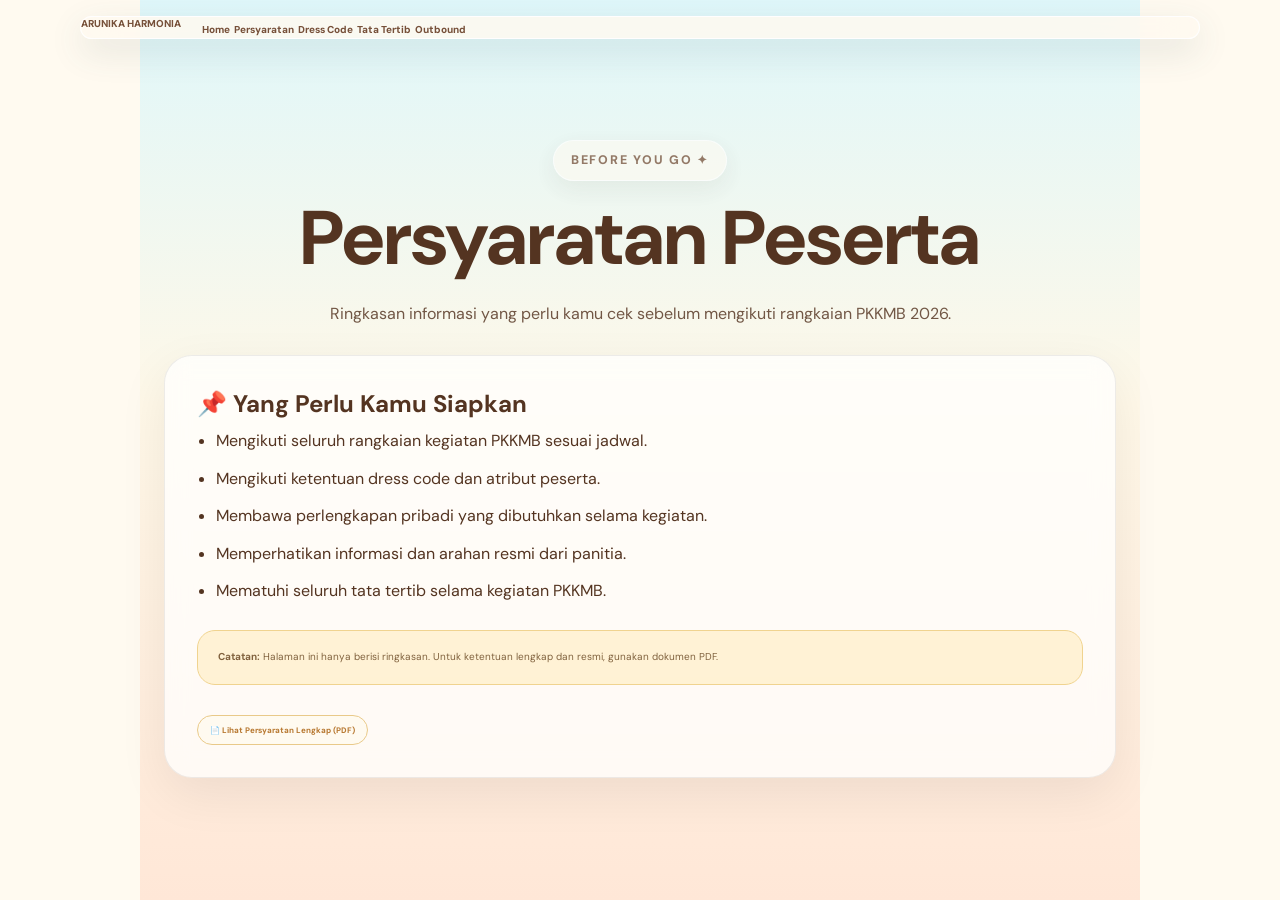
<file: persyaratan.html>
<!DOCTYPE html>
<html lang="id">
<head>
<meta charset="UTF-8">
<meta name="viewport" content="width=device-width, initial-scale=1.0">
<title>Persyaratan | Arunika Harmonia</title>
<link rel="stylesheet" href="style.css">
</head>
<body>
<nav class="navbar">
  <a class="brand" href="index.html" target="_blank">ARUNIKA <span>HARMONIA</span></a>
  <div class="nav-links">
    <a href="index.html" target="_blank">Home</a>
    <a href="persyaratan.html" target="_blank">Persyaratan</a>
    <a href="dc.html" target="_blank">Dress Code</a>
    <a href="tata-tertib.html" target="_blank">Tata Tertib</a>
    <a href="syarat_outbound.html" target="_blank">Outbound</a>
  </div>
</nav>

<main class="page-shell">
  <section class="page-hero">
    <p class="eyebrow">BEFORE YOU GO ✦</p>
    <h1>Persyaratan Peserta</h1>
    <p>Ringkasan informasi yang perlu kamu cek sebelum mengikuti rangkaian PKKMB 2026.</p>
  </section>

  <section class="content-card">
    <h2>📌 Yang Perlu Kamu Siapkan</h2>
    <ul class="clean-list">
      <li>Mengikuti seluruh rangkaian kegiatan PKKMB sesuai jadwal.</li>
      <li>Mengikuti ketentuan dress code dan atribut peserta.</li>
      <li>Membawa perlengkapan pribadi yang dibutuhkan selama kegiatan.</li>
      <li>Memperhatikan informasi dan arahan resmi dari panitia.</li>
      <li>Mematuhi seluruh tata tertib selama kegiatan PKKMB.</li>
    </ul>
    <div class="notice">
      <strong>Catatan:</strong> Halaman ini hanya berisi ringkasan. Untuk ketentuan lengkap dan resmi, gunakan dokumen PDF.
    </div>
    <a class="download-btn" href="assets/PERSYARATAN PKKMB 2026.pdf" target="_blank">📄 Lihat Persyaratan Lengkap (PDF)</a>
  </section>
</main>
</body>
</html>
</file>
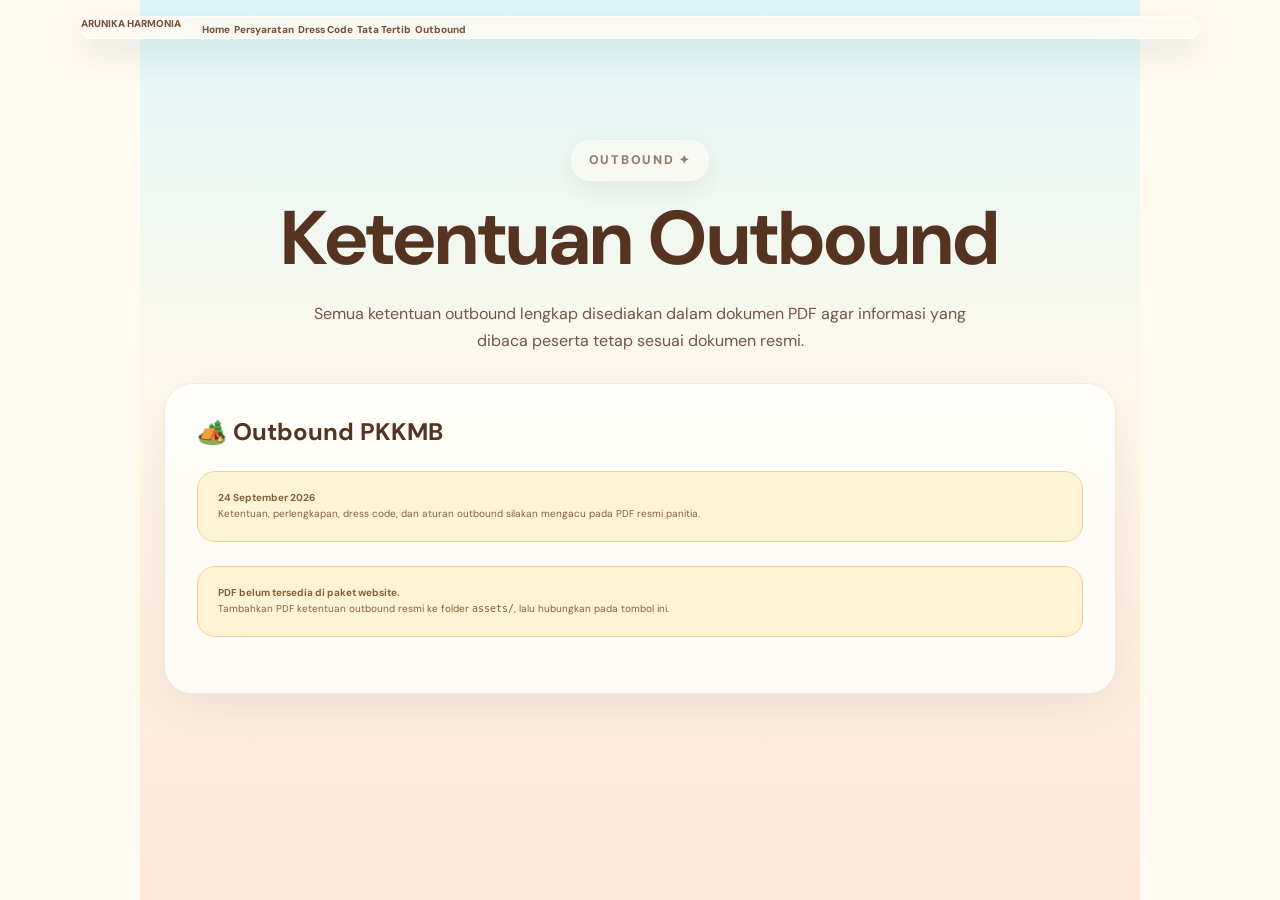
<file: syarat_outbound.html>
<!DOCTYPE html>
<html lang="id">
<head>
<meta charset="UTF-8">
<meta name="viewport" content="width=device-width, initial-scale=1.0">
<title>Outbound | Arunika Harmonia</title>
<link rel="stylesheet" href="style.css">
</head>
<body>
<nav class="navbar">
  <a class="brand" href="index.html" target="_blank">ARUNIKA <span>HARMONIA</span></a>
  <div class="nav-links">
    <a href="index.html" target="_blank">Home</a>
    <a href="persyaratan.html" target="_blank">Persyaratan</a>
    <a href="dc.html" target="_blank">Dress Code</a>
    <a href="tata-tertib.html" target="_blank">Tata Tertib</a>
    <a href="syarat_outbound.html" target="_blank">Outbound</a>
  </div>
</nav>

<main class="page-shell">
  <section class="page-hero">
    <p class="eyebrow">OUTBOUND ✦</p>
    <h1>Ketentuan Outbound</h1>
    <p>Semua ketentuan outbound lengkap disediakan dalam dokumen PDF agar informasi yang dibaca peserta tetap sesuai dokumen resmi.</p>
  </section>

  <section class="content-card">
    <h2>🏕️ Outbound PKKMB</h2>
    <div class="notice">
      <strong>24 September 2026</strong><br>
      Ketentuan, perlengkapan, dress code, dan aturan outbound silakan mengacu pada PDF resmi panitia.
    </div>
    <div class="notice"><strong>PDF belum tersedia di paket website.</strong><br>Tambahkan PDF ketentuan outbound resmi ke folder <code>assets/</code>, lalu hubungkan pada tombol ini.</div>
  </section>
</main>
</body>
</html>
</file>
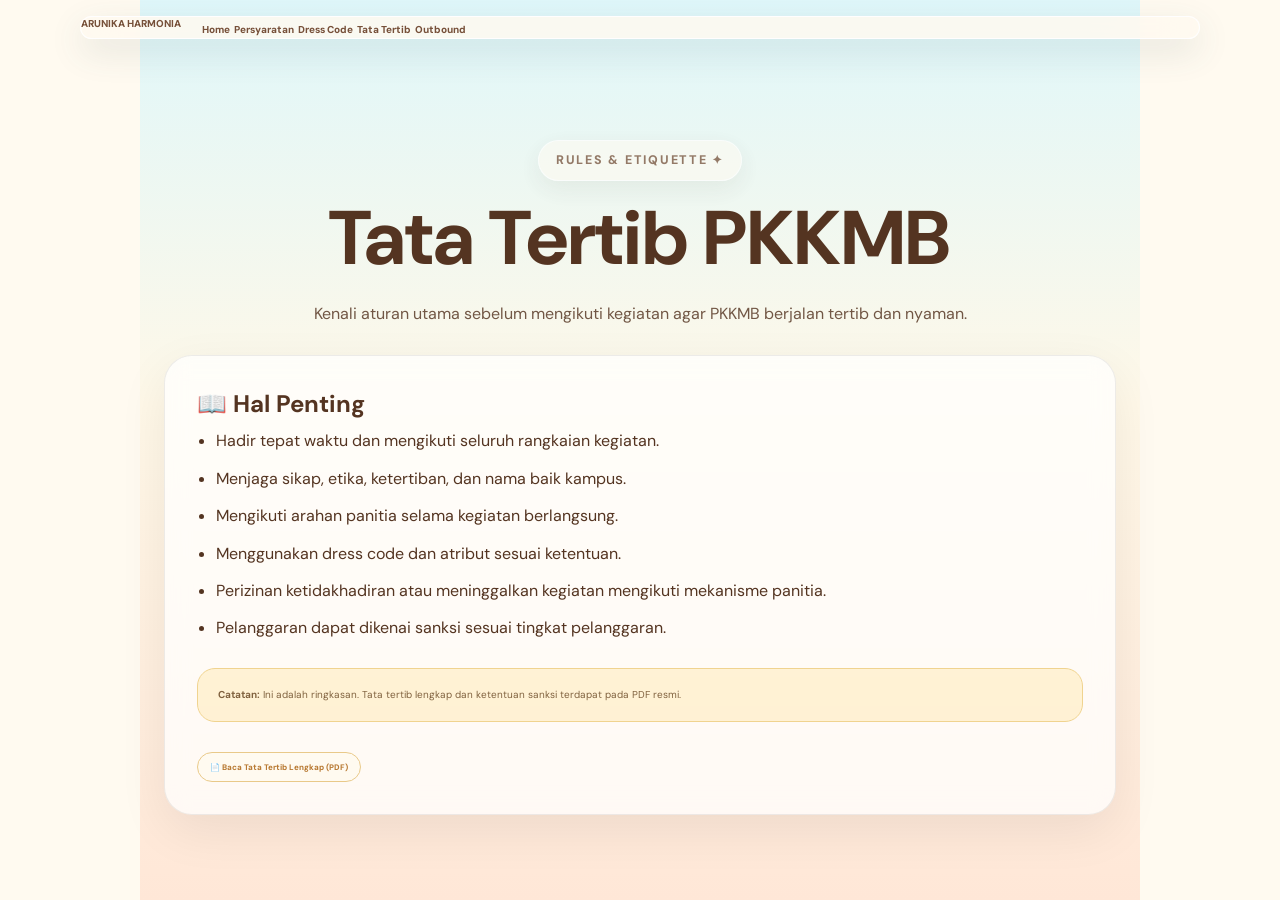
<file: tata-tertib.html>
<!DOCTYPE html>
<html lang="id">
<head>
<meta charset="UTF-8">
<meta name="viewport" content="width=device-width, initial-scale=1.0">
<title>Tata Tertib | Arunika Harmonia</title>
<link rel="stylesheet" href="style.css">
</head>
<body>
<nav class="navbar">
  <a class="brand" href="index.html" target="_blank">ARUNIKA <span>HARMONIA</span></a>
  <div class="nav-links">
    <a href="index.html" target="_blank">Home</a>
    <a href="persyaratan.html" target="_blank">Persyaratan</a>
    <a href="dc.html" target="_blank">Dress Code</a>
    <a href="tata-tertib.html" target="_blank">Tata Tertib</a>
    <a href="syarat_outbound.html" target="_blank">Outbound</a>
  </div>
</nav>
<main class="page-shell">
  <section class="page-hero">
    <p class="eyebrow">RULES & ETIQUETTE ✦</p>
    <h1>Tata Tertib PKKMB</h1>
    <p>Kenali aturan utama sebelum mengikuti kegiatan agar PKKMB berjalan tertib dan nyaman.</p>
  </section>
  <section class="content-card">
    <h2>📖 Hal Penting</h2>
    <ul class="clean-list">
      <li>Hadir tepat waktu dan mengikuti seluruh rangkaian kegiatan.</li>
      <li>Menjaga sikap, etika, ketertiban, dan nama baik kampus.</li>
      <li>Mengikuti arahan panitia selama kegiatan berlangsung.</li>
      <li>Menggunakan dress code dan atribut sesuai ketentuan.</li>
      <li>Perizinan ketidakhadiran atau meninggalkan kegiatan mengikuti mekanisme panitia.</li>
      <li>Pelanggaran dapat dikenai sanksi sesuai tingkat pelanggaran.</li>
    </ul>
    <div class="notice">
      <strong>Catatan:</strong> Ini adalah ringkasan. Tata tertib lengkap dan ketentuan sanksi terdapat pada PDF resmi.
    </div>
    <a class="download-btn" href="assets/PERATURAN TATA TERTIB PESERTA PKKMB PSDKU 2026.pdf" target="_blank">📄 Baca Tata Tertib Lengkap (PDF)</a>
  </section>
</main>
</body>
</html>
</file>
<file: style.css>
@import url('https://fonts.googleapis.com/css2?family=DM+Sans:wght@400;500;600;700&family=Playfair+Display:wght@500;600;700;800&display=swap');

:root{--blue:#7ed0e5;--blue2:#4fa8c2;--sky:#dff7fa;--yellow:#ffd66b;--butter:#fff1bd;--peach:#ffc3a6;--peach2:#ffe4d7;--cream:#fffaf0;--brown:#765039;--brown2:#543421;--muted:#806653;--green:#79b98d;--white:#fff;--shadow:0 18px 45px rgba(82,75,55,.12);--line:rgba(118,80,57,.14)}
*{box-sizing:border-box;margin:0;padding:0}html{scroll-behavior:smooth}body{font-family:"DM Sans",sans-serif;color:var(--brown2);background:#fffaf0;overflow-x:hidden}a{text-decoration:none;color:inherit}button,input,select,textarea{font:inherit}.container{width:min(1120px,90%);margin:auto}.section{position:relative;padding:100px 0}.section-label{display:inline-flex;align-items:center;gap:7px;padding:8px 14px;border-radius:999px;background:var(--butter);color:#9a6928;font-size:9px;font-weight:800;letter-spacing:1.5px}.section-heading{max-width:760px;margin-bottom:48px}.section-heading.center{text-align:center;margin-left:auto;margin-right:auto}.section-heading h2{font-family:"Playfair Display",serif;font-size:clamp(40px,6vw,70px);line-height:.98;margin:17px 0;color:var(--brown2)}.section-heading h2 em{color:#d39a4e;font-weight:600}.section-heading p{color:var(--muted);font-size:13px;line-height:1.8}

/* NAV */
.navbar{position:fixed;top:16px;left:50%;transform:translateX(-50%);width:min(1120px,92%);z-index:999;background:rgba(255,250,240,.84);backdrop-filter:blur(18px);border:1px solid rgba(255,255,255,.9);border-radius:999px;box-shadow:0 12px 35px rgba(65,95,100,.14)}.nav-container{min-height:68px;padding:0 23px;display:flex;align-items:center;justify-content:space-between;gap:20px}.logo{display:flex;align-items:center;gap:7px;font-family:"Playfair Display",serif;font-size:15px;font-weight:800;color:var(--brown2)}.logo-symbol{color:#efad45;font-size:19px}.logo b{color:var(--blue2)}nav{display:flex;gap:21px}nav a{font-size:10px;font-weight:800;color:var(--brown);position:relative;white-space:nowrap}nav a:after{content:"";position:absolute;left:50%;bottom:-7px;width:0;height:3px;border-radius:9px;background:var(--yellow);transform:translateX(-50%);transition:.25s}nav a:hover:after{width:70%}.menu-toggle{display:none;border:0;background:none;color:var(--brown);font-size:24px;cursor:pointer}

/* HERO */
.hero{position:relative;min-height:100svh;display:grid;place-items:center;text-align:center;overflow:hidden;padding:140px 20px 100px;background:radial-gradient(circle at 50% 28%,rgba(255,255,255,.95),transparent 26%),radial-gradient(circle at 10% 65%,rgba(255,214,107,.35),transparent 23%),radial-gradient(circle at 90% 62%,rgba(255,195,166,.4),transparent 25%),linear-gradient(180deg,#72c6df 0%,#a7dfeb 48%,#e5f4e8 76%,#fff0cb 100%)}.hero:before{content:"";position:absolute;width:800px;height:180px;left:50%;bottom:-75px;transform:translateX(-50%);background:rgba(255,255,255,.5);border-radius:50%;filter:blur(8px)}.hero:after{content:"✦  ✿  ☁  ✿  ✦";position:absolute;bottom:22px;left:50%;transform:translateX(-50%);color:rgba(255,255,255,.62);font-size:20px;letter-spacing:13px;white-space:nowrap}.hero-content{position:relative;z-index:5;max-width:900px}.eyebrow{display:inline-flex;padding:9px 17px;border-radius:999px;background:rgba(255,250,240,.75);border:1px solid rgba(255,255,255,.9);box-shadow:0 8px 25px rgba(75,65,48,.1);font-size:9px;font-weight:800;letter-spacing:1.6px;color:var(--brown)}.hero h1{margin-top:22px;font-family:"Playfair Display",serif;font-size:clamp(55px,10vw,125px);line-height:.84;letter-spacing:-4px;color:var(--brown);text-shadow:3px 4px 0 rgba(255,226,145,.85)}.hero h1 span{display:block;margin-top:13px;font-family:"DM Sans",sans-serif;font-size:clamp(23px,4vw,43px);line-height:1.05;letter-spacing:1px;text-shadow:none}.hero-subtitle{margin-top:25px;color:var(--brown);font-size:11px;font-weight:800;letter-spacing:3px}.hero-description{max-width:590px;margin:15px auto 28px;color:#715743;font-size:13px;line-height:1.8}.hero-buttons{display:flex;justify-content:center;gap:11px}.btn{display:inline-flex;align-items:center;justify-content:center;gap:8px;padding:13px 20px;border-radius:999px;font-size:10px;font-weight:800;transition:.25s;cursor:pointer}.btn-primary{background:linear-gradient(135deg,#ffd46a,#f1a848);color:#60421f;border:2px solid rgba(255,255,255,.7);box-shadow:0 9px 24px rgba(237,171,69,.3)}.btn-outline{background:rgba(255,255,255,.55);color:var(--brown);border:1.5px solid rgba(118,80,57,.25)}.btn:hover{transform:translateY(-4px)}.floating-mascot{position:absolute;z-index:6;width:190px;object-fit:contain;filter:drop-shadow(0 18px 15px rgba(75,55,35,.2));animation:float 4.5s ease-in-out infinite}.mascot-left{left:1.5%;bottom:8%}.mascot-right{right:1.5%;top:20%;animation-delay:-2.2s}@keyframes float{0%,100%{transform:translateY(0) rotate(-3deg)}50%{transform:translateY(-18px) rotate(3deg)}}

/* INTRO */
.intro{background:linear-gradient(180deg,#fff8e9,#fffdf7)}.intro-grid{display:grid;grid-template-columns:1fr 1fr;gap:70px;align-items:center}.intro h2{font-family:"Playfair Display",serif;font-size:clamp(42px,6vw,70px);line-height:.95}.intro h2 em{color:#d59c4e}.intro-text p{font-size:13px;line-height:1.9;color:var(--muted);margin-bottom:16px}

/* TIMELINE */
.timeline-section{background:radial-gradient(circle at 10% 15%,rgba(255,255,255,.85),transparent 23%),radial-gradient(circle at 90% 80%,rgba(255,207,107,.25),transparent 24%),linear-gradient(180deg,#c8edf4,#eaf7ee)}.timeline{max-width:930px;margin:auto;position:relative}.timeline:before{content:"";position:absolute;left:135px;top:0;bottom:0;width:4px;border-radius:10px;background:linear-gradient(#ffd36a,#82cde0,#ffd36a)}.timeline-item{display:grid;grid-template-columns:105px 60px 1fr;gap:15px;margin-bottom:32px}.timeline-date{text-align:right;padding-top:13px}.timeline-date strong{display:block;font-family:"Playfair Display",serif;font-size:25px;color:var(--brown)}.timeline-date span{font-size:8px;letter-spacing:1px;color:#a0836c}.timeline-dot{width:19px;height:19px;margin-top:17px;border:4px solid #eaf7ee;border-radius:50%;background:linear-gradient(135deg,#ffd66b,#efa94d);box-shadow:0 0 0 5px rgba(255,202,108,.18);z-index:2}.timeline-card{position:relative;padding:24px;background:rgba(255,250,240,.82);backdrop-filter:blur(10px);border:1px solid rgba(255,255,255,.9);border-radius:21px;box-shadow:var(--shadow);transition:.25s}.timeline-card:hover{transform:translateY(-5px)}.timeline-tag{font-size:8px;font-weight:800;letter-spacing:1.5px;color:#d0913e}.timeline-card h3{font-family:"Playfair Display",serif;font-size:26px;margin:7px 0;color:var(--brown2)}.timeline-card>p{font-size:11px;line-height:1.75;color:var(--muted)}.timeline-item.important .timeline-card{border:2px solid rgba(255,198,89,.7);background:linear-gradient(145deg,#fff9df,#fff1d9)}.important-badge{display:inline-flex;margin-top:13px;padding:7px 10px;border-radius:999px;background:#ffe6a2;color:#936222;font-size:8px;font-weight:800;letter-spacing:1px}.highlight-box{display:grid;grid-template-columns:42px 1fr;gap:11px;margin-top:17px;padding:15px;border-radius:17px;background:linear-gradient(135deg,#fff0c6,#ffe1d5);border:1px solid rgba(255,255,255,.9)}.highlight-icon{font-size:23px}.highlight-box small{display:block;font-size:8px;color:#9b713d;font-weight:800;letter-spacing:1px}.highlight-box b{font-family:"Playfair Display",serif;font-size:18px;color:var(--brown2)}.highlight-box p{font-size:10px;color:var(--muted);line-height:1.6;margin-top:4px}.detail-button,.dc-detail-btn{display:inline-flex;margin-top:10px;padding:8px 11px;border-radius:999px;background:#fffaf0;color:#b57935;font-size:8px;font-weight:800;border:1px solid #ecd3a5}.dress-code{display:flex;gap:11px;align-items:flex-start;margin-top:17px;padding-top:15px;border-top:1px dashed #ddc79d}.dress-code>span{font-size:20px}.dress-code-content{flex:1}.dress-code-content small{display:block;color:#9b7b62;font-size:8px;font-weight:800;letter-spacing:1px}.dress-code-row{display:flex;align-items:center;justify-content:space-between;gap:10px;flex-wrap:wrap}.dress-code-row b{font-size:10px;color:var(--brown)}.holiday .timeline-tag{color:#5da7a8}

/* INFO */
.info-section{background:linear-gradient(180deg,#fff5d8,#ffe9d9)}.info-grid{display:grid;grid-template-columns:repeat(4,1fr);gap:15px}.info-card{padding:24px;border-radius:22px;background:rgba(255,255,255,.7);border:1px solid rgba(255,255,255,.95);box-shadow:var(--shadow);transition:.25s}.info-card:hover{transform:translateY(-6px) rotate(-.4deg)}.info-card:nth-child(2){background:rgba(223,247,250,.8)}.info-card:nth-child(3){background:rgba(255,231,218,.8)}.info-card:nth-child(4){background:rgba(255,244,203,.85)}.info-icon{font-size:28px}.info-card h3{font-family:"Playfair Display",serif;font-size:22px;margin:15px 0 8px}.info-card p{font-size:10px;color:var(--muted);line-height:1.7}.info-card a{display:inline-flex;margin-top:15px;color:#c18435;font-size:9px;font-weight:800}

/* CHECKLIST */
.checklist{background:linear-gradient(180deg,#dff7fa,#fff8e6)}.check-grid{display:grid;grid-template-columns:1fr 1fr;gap:20px}.check-card{padding:28px;border-radius:24px;background:rgba(255,250,240,.8);border:1px solid rgba(255,255,255,.9);box-shadow:var(--shadow)}.check-card h3{font-family:"Playfair Display",serif;font-size:27px;margin-bottom:15px}.check-item{display:flex;gap:11px;align-items:flex-start;padding:11px 0;border-bottom:1px dashed #e1cfaa}.check-item:last-child{border-bottom:0}.check-item input{appearance:none;width:20px;height:20px;border:2px solid #e2b45b;border-radius:7px;background:white;cursor:pointer;flex:0 0 auto}.check-item input:checked{background:#efb253;box-shadow:inset 0 0 0 4px white}.check-item label{font-size:11px;color:var(--muted);cursor:pointer}.optional{display:inline-flex;margin-left:5px;padding:2px 6px;border-radius:999px;background:#e4f4e9;color:#5e9770;font-size:7px;font-weight:800}

/* GROUPS */
.groups{background:linear-gradient(180deg,#dff7fa,#fff8e6)}.group-search{margin-bottom:22px}.group-search input{width:100%;padding:15px 20px;border:2px solid rgba(255,255,255,.85);border-radius:999px;background:rgba(255,255,255,.7);outline:none;color:var(--brown);box-shadow:0 8px 25px rgba(78,113,120,.08)}.group-search input:focus{border-color:#e9ba61}.groups-grid{display:grid;grid-template-columns:repeat(3,1fr);gap:16px}.group-card{overflow:hidden;background:rgba(255,250,240,.86);border:1px solid rgba(255,255,255,.9);border-radius:22px;box-shadow:var(--shadow);transition:.25s}.group-card:hover{transform:translateY(-6px)}.group-number{padding:10px 15px;background:var(--butter);color:#b27430;font-size:9px;font-weight:800;letter-spacing:2px}.group-content{padding:22px}.group-label{font-size:8px;color:#5ca8bc;font-weight:800;letter-spacing:1.5px}.group-content h3{font-family:"Playfair Display",serif;font-size:27px;margin:7px 0 18px}.member-title{display:flex;align-items:center;gap:7px;margin-bottom:10px;color:#c18435}.member-title small{font-size:8px;font-weight:800;letter-spacing:1px}.member-list{padding-left:18px;color:var(--muted);font-size:10px;line-height:1.75;min-height:128px}.mentor{display:flex;gap:10px;align-items:center;margin:17px 0;padding-top:15px;border-top:1px dashed #decaa5}.mentor>span{font-size:20px}.mentor small{display:block;font-size:7px;letter-spacing:1px;color:#9a806c}.mentor b{display:block;font-size:10px;color:var(--brown)}.group-actions{display:flex;gap:7px;flex-wrap:wrap}.whatsapp-btn,.pin-btn{display:inline-flex;padding:10px 13px;border-radius:999px;font-size:8px;font-weight:800;transition:.25s}.whatsapp-btn{background:#76b98b;color:white}.pin-btn{background:#fff1bd;color:#9a682a;border:1px solid #ecd09a}.whatsapp-btn:hover,.pin-btn:hover{transform:translateY(-2px)}.group-empty{display:none;padding:25px;text-align:center;color:var(--muted);font-size:11px;background:rgba(255,255,255,.5);border-radius:20px}

/* DOWNLOAD */
.downloads{background:linear-gradient(180deg,#fff8e8,#e0f6f8)}.download-grid{display:grid;grid-template-columns:repeat(2,1fr);gap:17px}.download-card{position:relative;padding:27px;display:flex;gap:17px;background:rgba(255,255,255,.72);backdrop-filter:blur(10px);border:1px solid rgba(255,255,255,.95);border-radius:22px;box-shadow:var(--shadow);transition:.25s}.download-card:hover{transform:translateY(-5px)}.download-card.national{background:linear-gradient(145deg,#e3f7fa,#fff9e7)}.download-card.regional{background:linear-gradient(145deg,#fff0dc,#e6f7f7)}.download-icon{font-size:31px}.download-card span{font-size:8px;color:#5ca5b8;letter-spacing:1.5px;font-weight:800}.download-card h3{font-family:"Playfair Display",serif;font-size:21px;margin:5px 0 7px}.download-card p{font-size:10px;line-height:1.7;color:var(--muted)}.caption-box{margin-top:13px;padding:12px;border-radius:13px;background:rgba(255,255,255,.65);border:1px solid rgba(118,80,57,.1);font-size:9px;line-height:1.7;color:#6f5948;white-space:pre-line;max-height:180px;overflow:auto}.download-actions{display:flex;gap:7px;flex-wrap:wrap;margin-top:13px}.download-btn,.copy-btn{display:inline-flex;padding:9px 12px;border-radius:999px;font-size:8px;font-weight:800;cursor:pointer}.download-btn{background:#fffaf0;color:#b87932;border:1px solid #e9c989}.copy-btn{border:0;background:#72b5c6;color:white}.missing{margin-top:12px;padding:10px;border-radius:12px;background:#fff1e4;color:#a06c4a;font-size:8px}.asset-note{font-size:9px!important;margin-top:9px!important;color:#a0826b!important}

/* TALENT */
.talent-section{background:linear-gradient(180deg,#dff7fa,#fff0cf)}.talent-board{position:relative;overflow:hidden;padding:70px 35px;text-align:center;background:radial-gradient(circle at 20% 30%,rgba(255,214,107,.5),transparent 22%),radial-gradient(circle at 80% 70%,rgba(255,183,156,.5),transparent 22%),linear-gradient(135deg,#72bfd7,#9edbe4);border:2px solid rgba(255,255,255,.7);border-radius:30px;box-shadow:0 25px 55px rgba(77,121,130,.2)}.talent-board:before{content:"✦  ✿  ✦  ✿  ✦";position:absolute;top:18px;left:50%;transform:translateX(-50%);color:rgba(255,255,255,.65);letter-spacing:12px}.talent-board h2{margin:18px 0;font-family:"Playfair Display",serif;font-size:clamp(42px,7vw,72px);line-height:.95;color:white;text-shadow:2px 3px 0 rgba(96,72,51,.15)}.talent-board h2 em{color:#fff0b5}.talent-board>p{max-width:560px;margin:0 auto 25px;color:rgba(255,255,255,.92);font-size:12px;line-height:1.8}.talent-tags{display:flex;justify-content:center;flex-wrap:wrap;gap:8px;margin-bottom:28px}.talent-tags span{padding:8px 13px;border-radius:999px;background:rgba(255,255,255,.2);border:1px solid rgba(255,255,255,.5);color:white;font-size:9px}.btn-light{background:#fff8df;color:var(--brown);border:0}

/* MODAL */
.modal{position:fixed;inset:0;z-index:2000;display:none;align-items:center;justify-content:center;padding:20px;background:rgba(65,73,68,.55);backdrop-filter:blur(8px)}.modal.show{display:flex}.modal-content{position:relative;width:min(560px,100%);max-height:90vh;overflow-y:auto;padding:34px;background:linear-gradient(145deg,#fffaf0,#fff0d0);border:2px solid rgba(255,255,255,.9);border-radius:25px;box-shadow:0 25px 70px rgba(64,55,40,.3)}.modal-content h2{font-family:"Playfair Display",serif;font-size:39px}.modal-description{margin:7px 0 24px;color:var(--muted);font-size:11px}.modal-close{position:absolute;right:16px;top:12px;border:0;background:none;color:var(--brown);font-size:27px;cursor:pointer}.form-group{margin-bottom:15px}.form-group label{display:block;margin-bottom:6px;font-size:9px;font-weight:800;color:var(--brown)}.form-group input,.form-group select,.form-group textarea{width:100%;padding:12px 14px;border:1px solid #ead3a7;border-radius:12px;background:rgba(255,255,255,.85);outline:none;color:var(--brown);font-size:11px}.form-group input:focus,.form-group select:focus,.form-group textarea:focus{border-color:#eab45b;box-shadow:0 0 0 3px rgba(234,180,91,.12)}.submit-btn{width:100%;padding:14px;border:0;border-radius:999px;background:linear-gradient(135deg,#ffca60,#f0a74b);color:#62411f;font-size:10px;font-weight:800;cursor:pointer}.form-help{font-size:8px;color:#9b816c;margin-top:6px}

/* DETAIL PAGES */
.page-shell{min-height:100vh;background:linear-gradient(180deg,#dff7fa 0%,#fff8e8 45%,#ffe7d7 100%)}.page-top{padding:145px 0 45px;text-align:center}.page-top h1{font-family:"Playfair Display",serif;font-size:clamp(45px,7vw,85px);line-height:.94;margin:17px 0;color:var(--brown2)}.page-top h1 em{color:#d39a4e}.page-top p{max-width:680px;margin:auto;color:var(--muted);font-size:12px;line-height:1.8}.back-button{display:inline-flex;margin-top:24px;padding:11px 17px;border-radius:999px;background:rgba(255,255,255,.65);border:1px solid rgba(118,80,57,.18);font-size:9px;font-weight:800;color:var(--brown)}.detail-content{padding:15px 0 90px}.detail-intro{padding:28px;border-radius:22px;background:rgba(255,255,255,.65);border:1px solid rgba(255,255,255,.9);box-shadow:var(--shadow);margin-bottom:18px}.detail-intro h2{font-family:"Playfair Display",serif;font-size:28px;margin-bottom:7px}.detail-intro p{color:var(--muted);font-size:11px;line-height:1.8}.detail-list{display:grid;gap:14px}.detail-item{display:grid;grid-template-columns:65px 1fr;gap:20px;padding:25px;background:rgba(255,250,240,.8);border:1px solid rgba(255,255,255,.9);border-radius:20px;box-shadow:var(--shadow)}.detail-number{font-family:"Playfair Display",serif;font-size:25px;color:#d1984d}.detail-item h3{font-family:"Playfair Display",serif;font-size:22px;margin-bottom:7px}.detail-item p,.detail-item li{font-size:10px;line-height:1.8;color:var(--muted)}.detail-item ul,.detail-item ol{padding-left:18px}.detail-item li{margin:5px 0}.notice{margin-top:18px;padding:18px 20px;border-radius:17px;background:#fff1c8;border:1px solid #f0d38f;color:#80613e;font-size:10px;line-height:1.7}.subgrid{display:grid;grid-template-columns:1fr 1fr;gap:14px;margin-top:14px}.subcard{padding:22px;border-radius:20px;background:rgba(255,255,255,.72);border:1px solid rgba(255,255,255,.9)}.subcard h3{font-family:"Playfair Display",serif;font-size:20px;margin-bottom:9px}.subcard li,.subcard p{font-size:10px;line-height:1.8;color:var(--muted);margin:4px 0}.subcard ul{padding-left:17px}.date-switcher{display:flex;flex-wrap:wrap;justify-content:center;gap:8px;margin-bottom:24px}.date-switcher button{border:1px solid rgba(118,80,57,.18);background:rgba(255,255,255,.7);color:var(--brown);padding:10px 13px;border-radius:999px;font-size:8px;font-weight:800;cursor:pointer}.date-switcher button.active{background:var(--brown2);color:white}.dc-panel{display:none}.dc-panel.active{display:block}.dc-header{padding:25px;border-radius:22px;background:linear-gradient(135deg,#6ebbd2,#96d9df);color:white;margin-bottom:14px}.dc-header small{font-size:8px;letter-spacing:1.5px;font-weight:800}.dc-header h2{font-family:"Playfair Display",serif;font-size:32px;margin:6px 0}.dc-header p{font-size:10px;line-height:1.7;color:rgba(255,255,255,.9)}.dc-cards{display:grid;grid-template-columns:1fr 1fr;gap:14px}.dc-card{padding:23px;border-radius:20px;background:rgba(255,250,240,.8);border:1px solid rgba(255,255,255,.9);box-shadow:var(--shadow)}.dc-card.full{grid-column:1/-1}.dc-card h3{font-family:"Playfair Display",serif;font-size:21px;margin:5px 0 12px}.dc-card small{font-size:8px;letter-spacing:1.2px;color:#b17835;font-weight:800}.dc-card li{font-size:10px;line-height:1.8;color:var(--muted);margin:5px 0}.dc-card ul{padding-left:18px}.dc-notice{padding:14px;border-radius:14px;background:#fff1c8;color:#80613e;font-size:9px;line-height:1.7}

/* FOOTER */
footer{padding:42px 0;background:linear-gradient(135deg,#75bfd2,#5da8bd);color:white;border-top:4px solid #ffd56c}.footer-content{display:flex;justify-content:space-between;align-items:center}.footer-logo{color:white}.footer-logo b{color:#fff0a8}.footer-content p{margin-top:5px;color:rgba(255,255,255,.82);font-size:9px}.footer-right{display:flex;gap:18px;font-size:9px;color:rgba(255,255,255,.8)}

/* PIN PREVIEW */
.pin-modal .modal-content{text-align:center}.pin-preview{width:180px;height:180px;margin:15px auto;border-radius:32px;background:linear-gradient(145deg,#fff1bd,#ffe0d1);border:8px solid white;box-shadow:var(--shadow);display:grid;place-items:center}.pin-preview span{font-family:"Playfair Display",serif;font-size:76px;color:var(--brown2);line-height:1}.pin-preview small{position:absolute;margin-top:130px;font-size:8px;font-weight:800;letter-spacing:2px;color:#a46f38}

@media(max-width:950px){nav{gap:13px}.floating-mascot{width:145px}.info-grid{grid-template-columns:repeat(2,1fr)}.groups-grid{grid-template-columns:repeat(2,1fr)}}
@media(max-width:700px){.section{padding:75px 0}.navbar{top:9px}.nav-container{min-height:60px;padding:0 17px}.menu-toggle{display:block}nav{position:absolute;top:67px;left:0;width:100%;padding:18px;display:none;flex-direction:column;gap:15px;background:rgba(255,250,240,.98);border-radius:20px;box-shadow:0 15px 35px rgba(70,70,50,.15)}nav.active{display:flex}nav a{font-size:10px}.hero{padding:120px 18px 75px}.hero h1{font-size:58px;letter-spacing:-2px}.hero h1 span{font-size:22px}.hero-buttons{flex-direction:column;width:235px;margin:auto}.floating-mascot{width:94px}.mascot-left{left:-18px;bottom:7%}.mascot-right{right:-18px;top:18%}.intro-grid,.check-grid,.download-grid,.subgrid,.dc-cards{grid-template-columns:1fr}.timeline:before{left:8px}.timeline-item{grid-template-columns:25px 1fr;gap:13px}.timeline-date{grid-column:2;text-align:left;padding:0}.timeline-dot{grid-column:1;grid-row:1 / span 2;margin-top:26px}.timeline-card{grid-column:2;padding:20px}.dress-code-row{align-items:flex-start}.info-grid,.groups-grid{grid-template-columns:1fr}.detail-item{grid-template-columns:43px 1fr;gap:12px;padding:20px}.dc-card.full{grid-column:auto}.talent-board{padding:60px 20px;border-radius:22px}.footer-content{flex-direction:column;align-items:flex-start;gap:20px}.page-top{padding-top:120px}.page-top h1{font-size:48px}.caption-box{max-height:220px}}

.download-btn.disabled{opacity:.6;cursor:not-allowed;border-style:dashed}

/* ===== SIMPLE INFO PAGES ===== */
.page-shell{max-width:1000px;margin:0 auto;padding:140px 24px 70px}
.page-hero{text-align:center;margin-bottom:28px}
.page-hero .eyebrow{letter-spacing:.14em;font-weight:800;font-size:.78rem;opacity:.75}
.page-hero h1{font-size:clamp(42px,7vw,76px);margin:8px 0 12px}
.page-hero p{max-width:680px;margin:auto;line-height:1.7;opacity:.82}
.content-card{background:rgba(255,255,255,.72);backdrop-filter:blur(12px);border:1px solid rgba(0,0,0,.07);border-radius:28px;padding:32px;box-shadow:0 16px 50px rgba(0,0,0,.07)}
.content-card h2{margin-top:0}
.clean-list{padding-left:1.2rem;line-height:1.9}
.clean-list li{margin:7px 0}
.notice{margin:24px 0;padding:18px 20px;border-radius:18px;background:rgba(255,214,112,.25);line-height:1.65}
.content-card .download-btn{margin-top:6px;display:inline-flex}
@media(max-width:700px){
  .page-shell{padding:120px 16px 45px}
  .content-card{padding:23px 19px;border-radius:22px}
  .page-hero h1{font-size:44px}
  .content-card .download-btn{width:100%;justify-content:center;text-align:center}
}

/* Twibbon PDF cards */
.media-card .media-content p { line-height: 1.7; }
.media-card .btn { margin-top: 8px; display: inline-block; }

/* =========================================================
   FINAL POLISH — GROUPS & INNER PAGES
   ========================================================= */

/* Group section: cleaner, more editorial, less "Arunika" branding */
.groups .section-heading { margin-bottom: 34px; }
.group-search { max-width: 620px; margin: 0 auto 30px; }
.group-search input {
  height: 54px;
  padding: 0 22px;
  border: 1px solid rgba(121,80,57,.14);
  background: rgba(255,255,255,.82);
  box-shadow: 0 12px 30px rgba(81,77,57,.08);
  font-size: 12px;
}
.group-search input::placeholder { color: #a99584; }

.groups-grid {
  grid-template-columns: repeat(2, minmax(0, 1fr));
  gap: 20px;
  max-width: 980px;
  margin: 0 auto;
}
.group-card {
  min-height: 0;
  border: 1px solid rgba(121,80,57,.10);
  border-radius: 24px;
  background: rgba(255,255,255,.88);
  box-shadow: 0 14px 35px rgba(81,77,57,.09);
  transition: transform .25s ease, box-shadow .25s ease, border-color .25s ease;
}
.group-card:hover {
  transform: translateY(-5px);
  box-shadow: 0 20px 42px rgba(81,77,57,.13);
  border-color: rgba(77,168,196,.25);
}
.group-number {
  padding: 13px 20px;
  background: linear-gradient(90deg, #eefbfd, #fff9e8);
  border-bottom: 1px solid rgba(121,80,57,.08);
  color: #6b8790;
  font-size: 9px;
  letter-spacing: 1.7px;
}
.group-content { padding: 24px; }
.group-content > span.group-label {
  display: inline-flex;
  padding: 6px 10px;
  border-radius: 999px;
  background: #f5eee5;
  color: #8b6c55;
  font-size: 8px;
  letter-spacing: 1.3px;
}
.group-content h3 {
  margin: 13px 0 18px;
  font-family: "Playfair Display", serif;
  font-size: 31px;
  line-height: 1;
  color: var(--brown-dark);
}
.member-title {
  display: flex;
  align-items: center;
  gap: 8px;
  margin-bottom: 10px;
}
.member-title > span { color: #e4ad50; font-size: 14px; }
.member-title small { color: #9b8979; font-size: 8px; letter-spacing: 1.2px; font-weight: 700; }
.member-list {
  margin: 0 0 20px;
  padding-left: 22px;
  color: #6f5b4c;
  font-size: 11px;
  line-height: 1.75;
}
.member-list li { padding-left: 4px; }
.mentor {
  margin: 0 0 18px;
  padding: 13px 14px;
  border-radius: 14px;
  background: #f8fbf9;
  border: 1px solid rgba(143,200,160,.20);
}
.mentor > span { color: #79ae8b; font-size: 15px; }
.mentor b { font-size: 11px; }
.group-actions { display: flex; gap: 9px; flex-wrap: wrap; }
.group-actions .whatsapp-btn,
.group-actions .pin-btn {
  min-height: 40px;
  border-radius: 12px;
  padding: 10px 13px;
  font-size: 9px;
  font-weight: 700;
}
.whatsapp-btn {
  background: #79b98c;
  box-shadow: 0 7px 16px rgba(121,185,140,.18);
}
.pin-btn {
  border: 1px solid rgba(121,80,57,.14);
  background: #fff8e9;
  color: #9a6e32;
  cursor: pointer;
}
.pin-btn:hover, .whatsapp-btn:hover { transform: translateY(-2px); }

/* Inner-page header / home button */
.page-top {
  padding: 150px 0 70px !important;
  background:
    radial-gradient(circle at 15% 30%, rgba(255,255,255,.85), transparent 25%),
    radial-gradient(circle at 88% 15%, rgba(255,215,120,.28), transparent 24%),
    linear-gradient(145deg, #dff7fa 0%, #fff9e8 100%) !important;
  border-bottom: 1px solid rgba(121,80,57,.08);
}
.page-top .container { max-width: 900px; }
.page-top h1 {
  margin: 16px 0 14px;
  font-family: "Playfair Display", serif;
  font-size: clamp(45px, 7vw, 78px);
  line-height: .98;
  letter-spacing: -2px;
}
.page-top h1 em { color: #d79a4b; font-style: normal; }
.page-top p { max-width: 650px; font-size: 13px; line-height: 1.85; color: #806653; }
.back-button {
  display: inline-flex !important;
  align-items: center;
  gap: 8px;
  margin-top: 24px;
  padding: 11px 17px;
  border-radius: 999px;
  background: rgba(255,255,255,.86);
  border: 1px solid rgba(121,80,57,.14);
  color: #72543f;
  font-size: 10px;
  font-weight: 700;
  box-shadow: 0 8px 22px rgba(81,77,57,.08);
  transition: .25s ease;
}
.back-button:hover {
  transform: translateY(-3px);
  background: #fff;
  box-shadow: 0 12px 28px rgba(81,77,57,.12);
}

/* Make inner page navbar logo/home feel consistent */
body:has(.page-top) .navbar { box-shadow: 0 10px 30px rgba(81,77,57,.10); }

@media (max-width: 700px) {
  .groups-grid { grid-template-columns: 1fr; gap: 14px; }
  .group-content { padding: 20px; }
  .group-content h3 { font-size: 27px; }
  .group-actions > * { flex: 1 1 145px; justify-content: center; text-align: center; }
  .page-top { padding: 125px 0 55px !important; }
  .page-top h1 { font-size: clamp(40px, 13vw, 58px); letter-spacing: -1.5px; }
  .page-top p { font-size: 11px; }
  .back-button { width: 100%; justify-content: center; }
}


/* FINAL — SOCIAL MEDIA KIT & DIRECT PIN DOWNLOADS */
.media-guide-grid{display:grid;grid-template-columns:repeat(2,minmax(0,1fr));gap:20px;margin-top:34px}
.media-guide-card{background:rgba(255,255,255,.92);border:1px solid rgba(118,80,57,.12);border-radius:24px;padding:24px;box-shadow:0 12px 35px rgba(67,45,30,.07);transition:transform .2s ease,box-shadow .2s ease}
.media-guide-card:hover{transform:translateY(-4px);box-shadow:0 18px 42px rgba(67,45,30,.11)}
.media-guide-top{display:flex;align-items:center;gap:14px;margin-bottom:14px}.media-guide-icon{width:52px;height:52px;border-radius:16px;display:grid;place-items:center;background:#fff3d7;font-size:25px;flex:none}.media-guide-top span:not(.media-guide-icon){font-size:11px;letter-spacing:.12em;font-weight:800;opacity:.62}.media-guide-top h3{margin:3px 0 0;font-size:22px}.media-guide-card>p{line-height:1.65;opacity:.78;margin:0 0 18px}.media-actions{display:flex;flex-wrap:wrap;gap:10px}.media-actions a{display:inline-flex;align-items:center;justify-content:center;text-decoration:none}.media-guide-card .download-btn,.media-guide-card .copy-btn{border:0;cursor:pointer;border-radius:12px;padding:11px 14px;font-weight:800;font-size:13px}.media-guide-card .download-btn{background:#765039;color:#fff}.media-guide-card .copy-btn{background:#f3e7cf;color:#765039}.pin-guide{grid-column:1/-1}.pin-download-grid{display:grid;grid-template-columns:repeat(6,minmax(0,1fr));gap:10px}.pin-download-grid a{display:flex;align-items:center;justify-content:center;text-decoration:none;border:1px solid rgba(118,80,57,.16);border-radius:12px;padding:12px 8px;color:#765039;background:#fffaf1;font-weight:800;font-size:13px;transition:.2s}.pin-download-grid a:hover{background:#765039;color:#fff;transform:translateY(-2px)}
@media(max-width:800px){.media-guide-grid{grid-template-columns:1fr}.pin-guide{grid-column:auto}.pin-download-grid{grid-template-columns:repeat(2,minmax(0,1fr))}.media-guide-card{padding:20px}.media-guide-top h3{font-size:20px}}
@media(max-width:420px){.pin-download-grid{grid-template-columns:1fr 1fr}.media-actions{flex-direction:column}.media-actions a{width:100%}}
</file>
